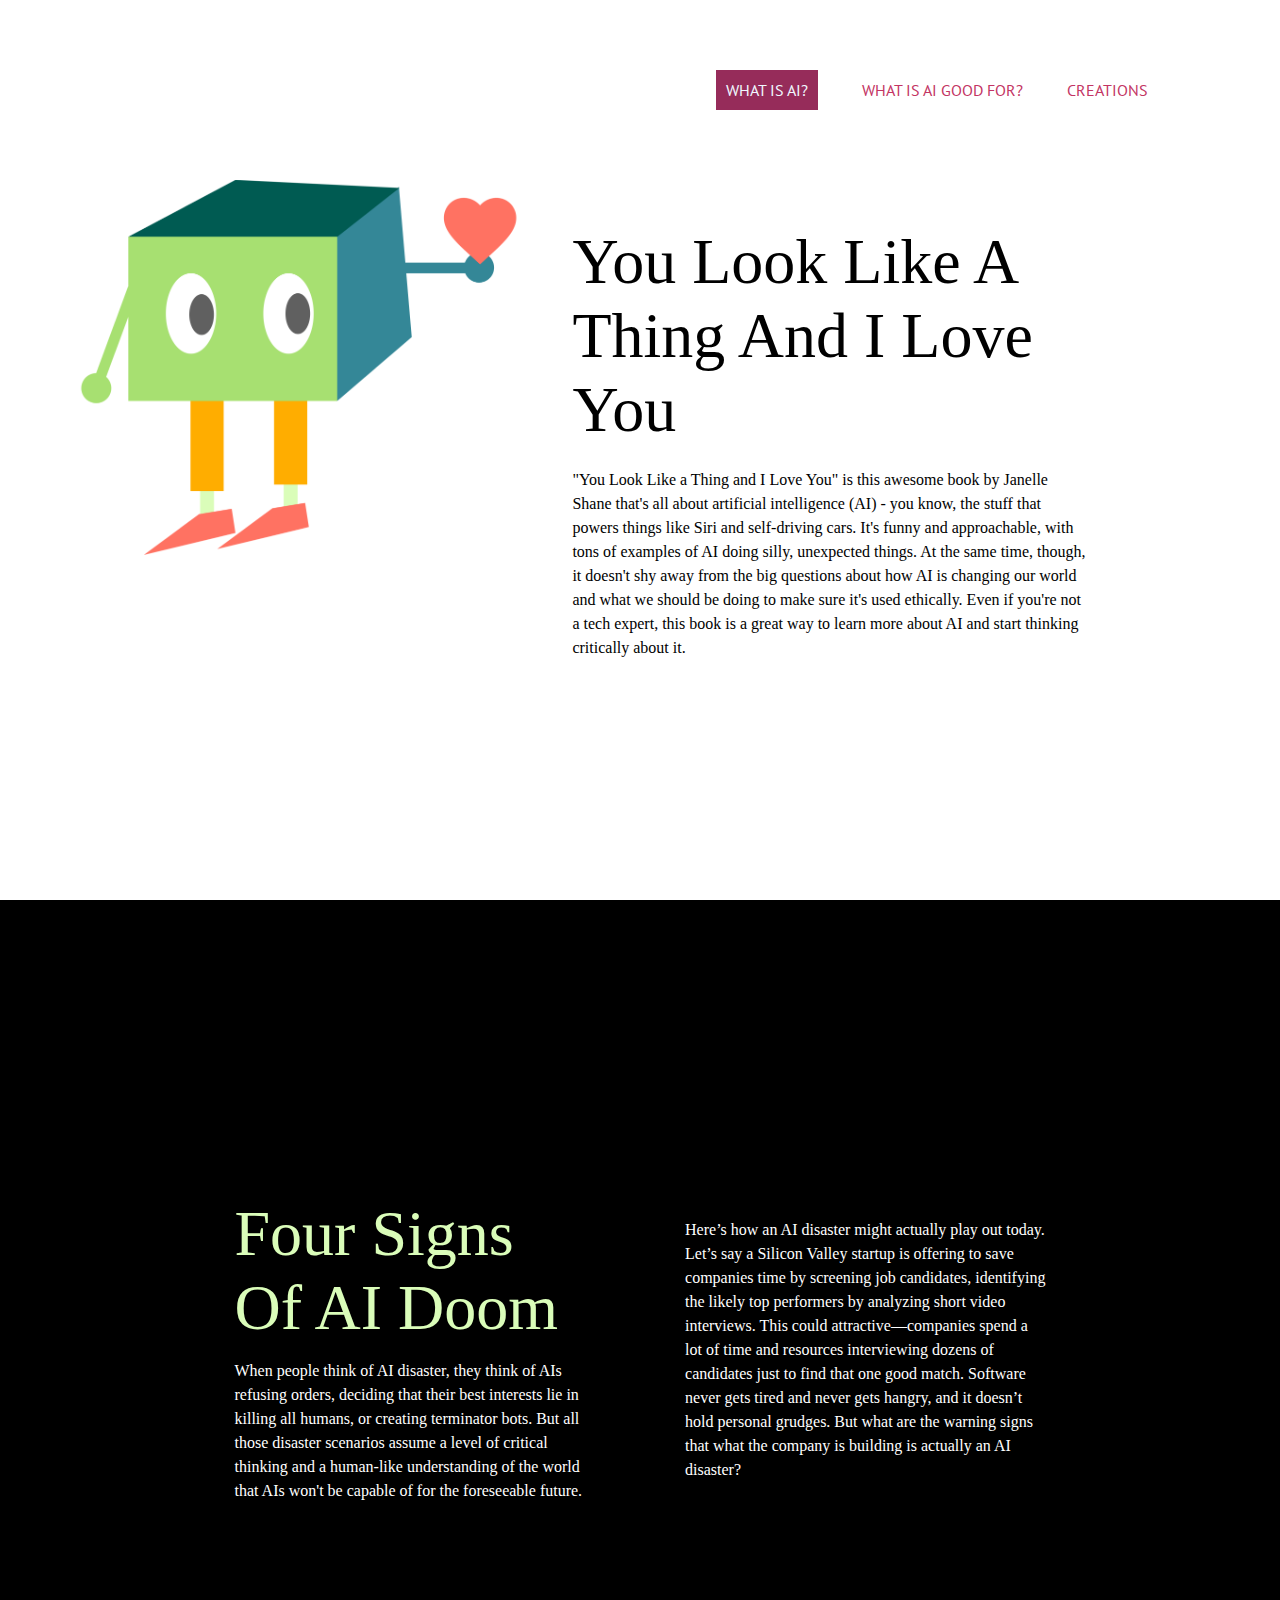
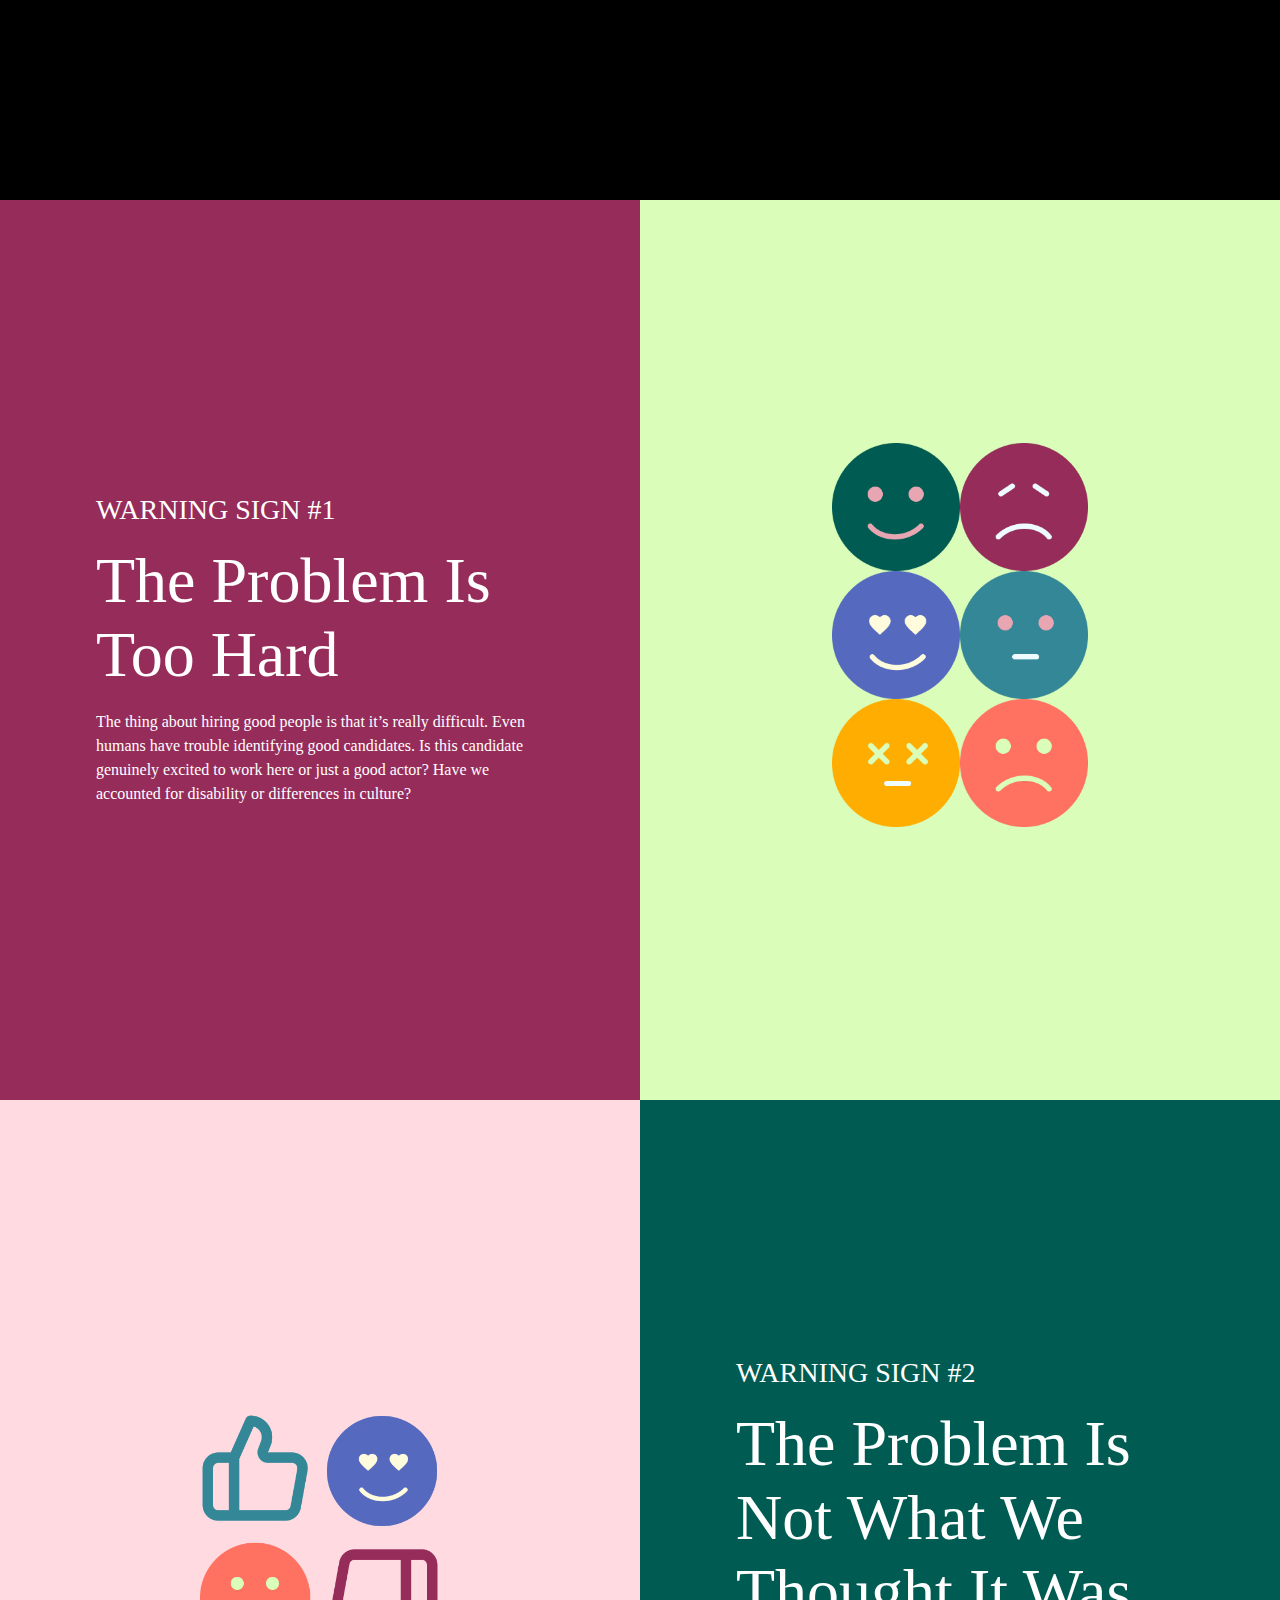
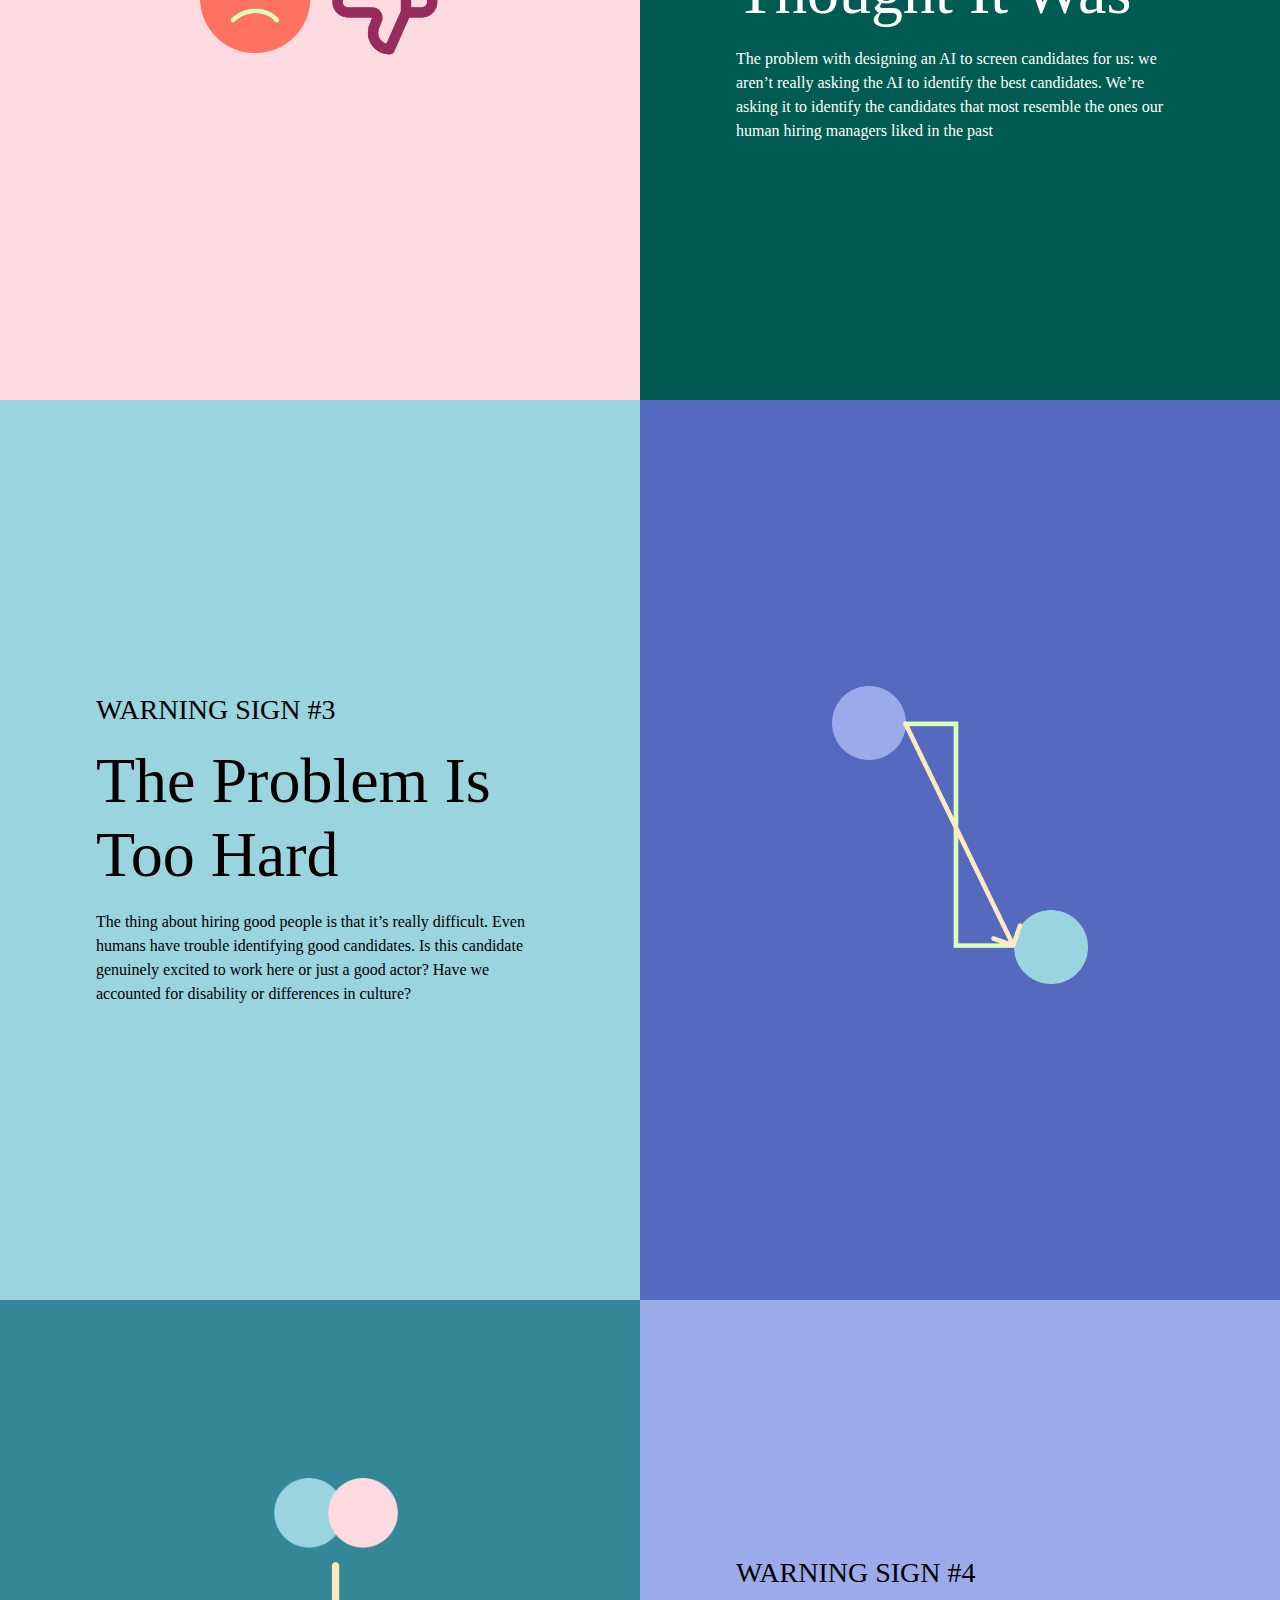
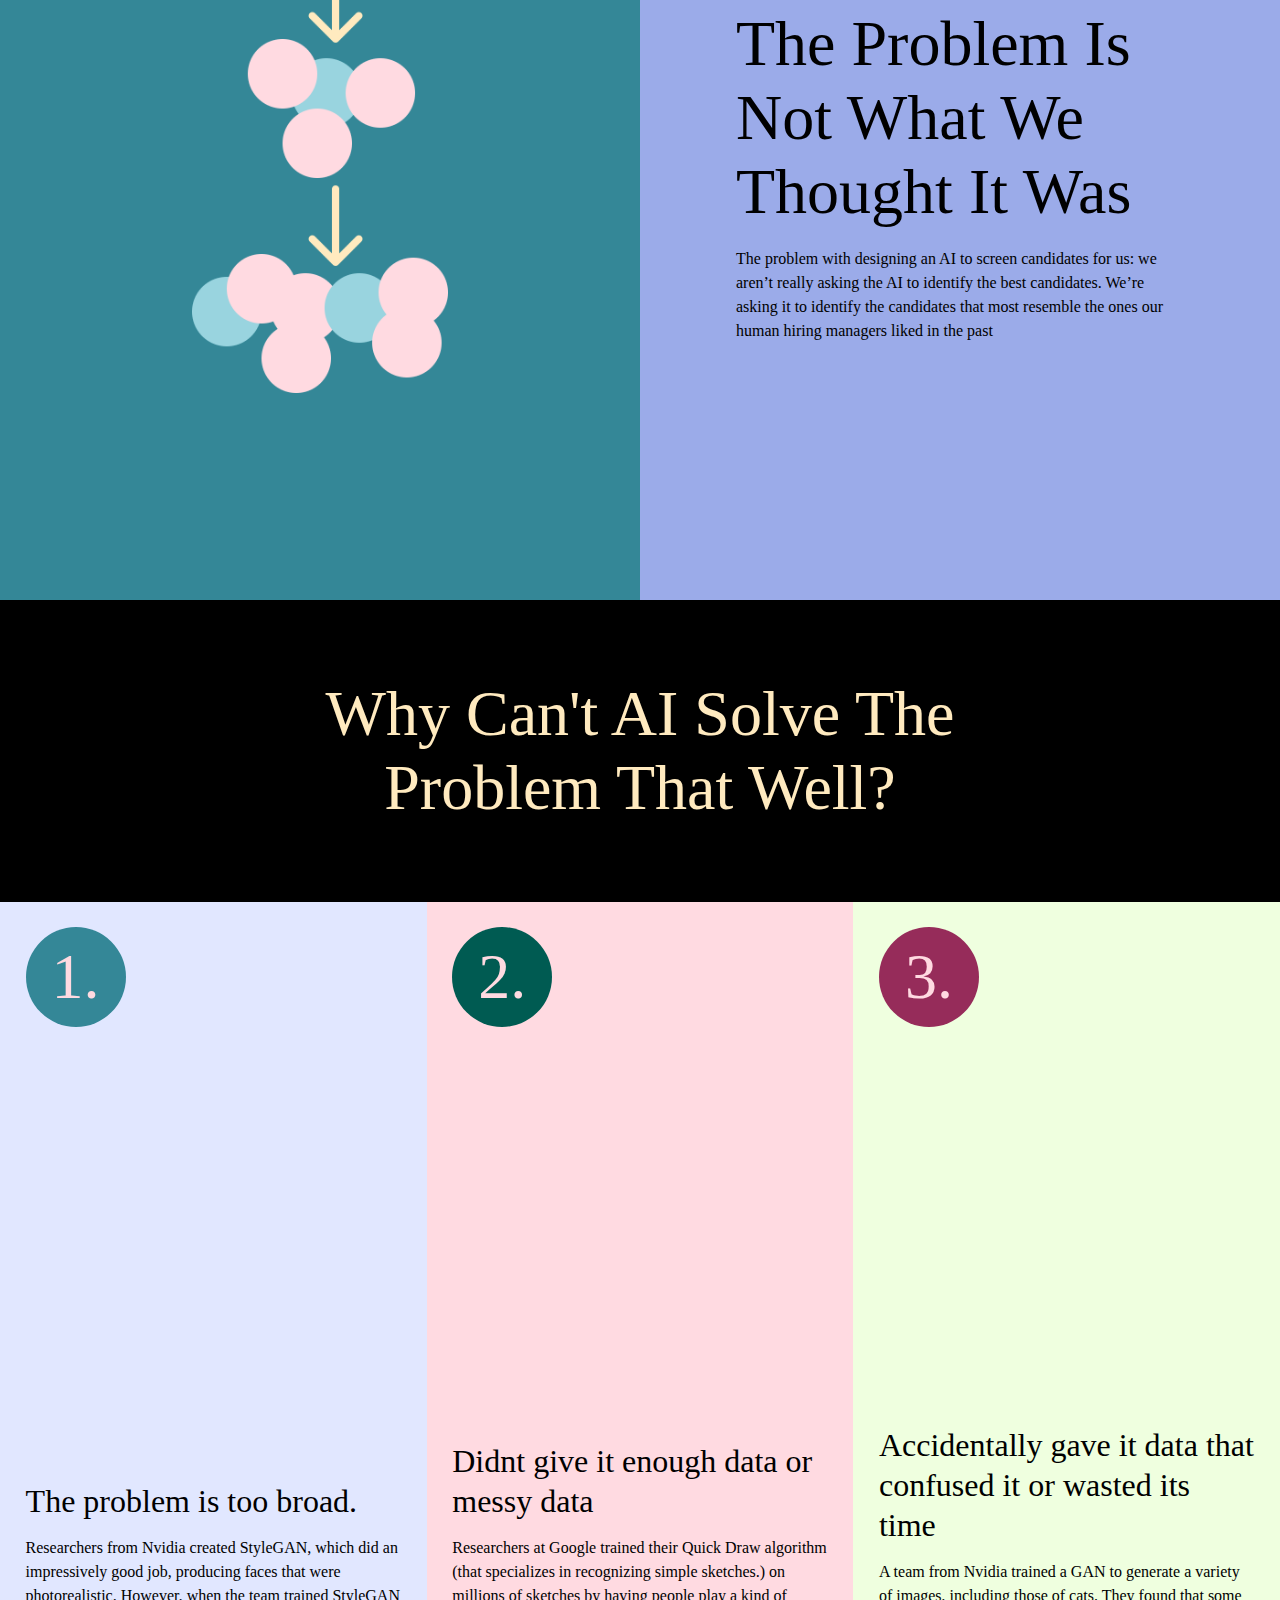
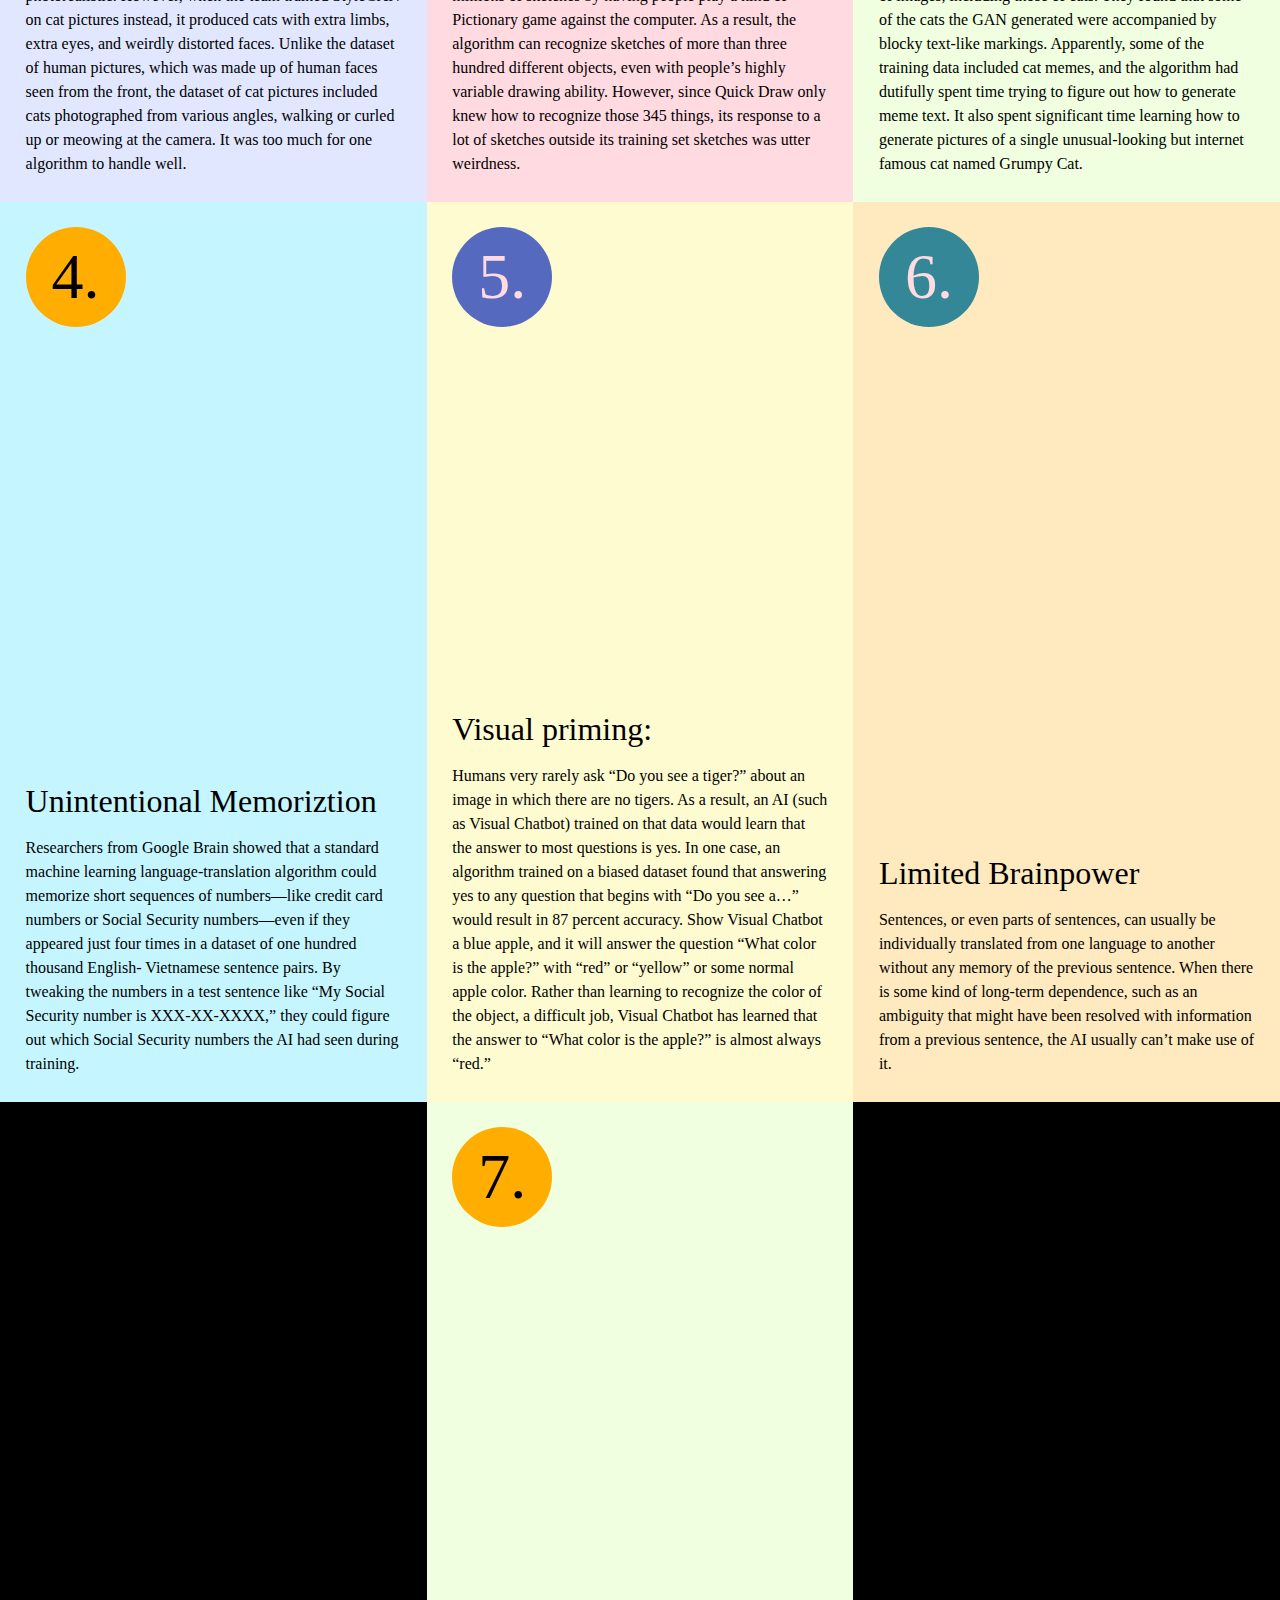
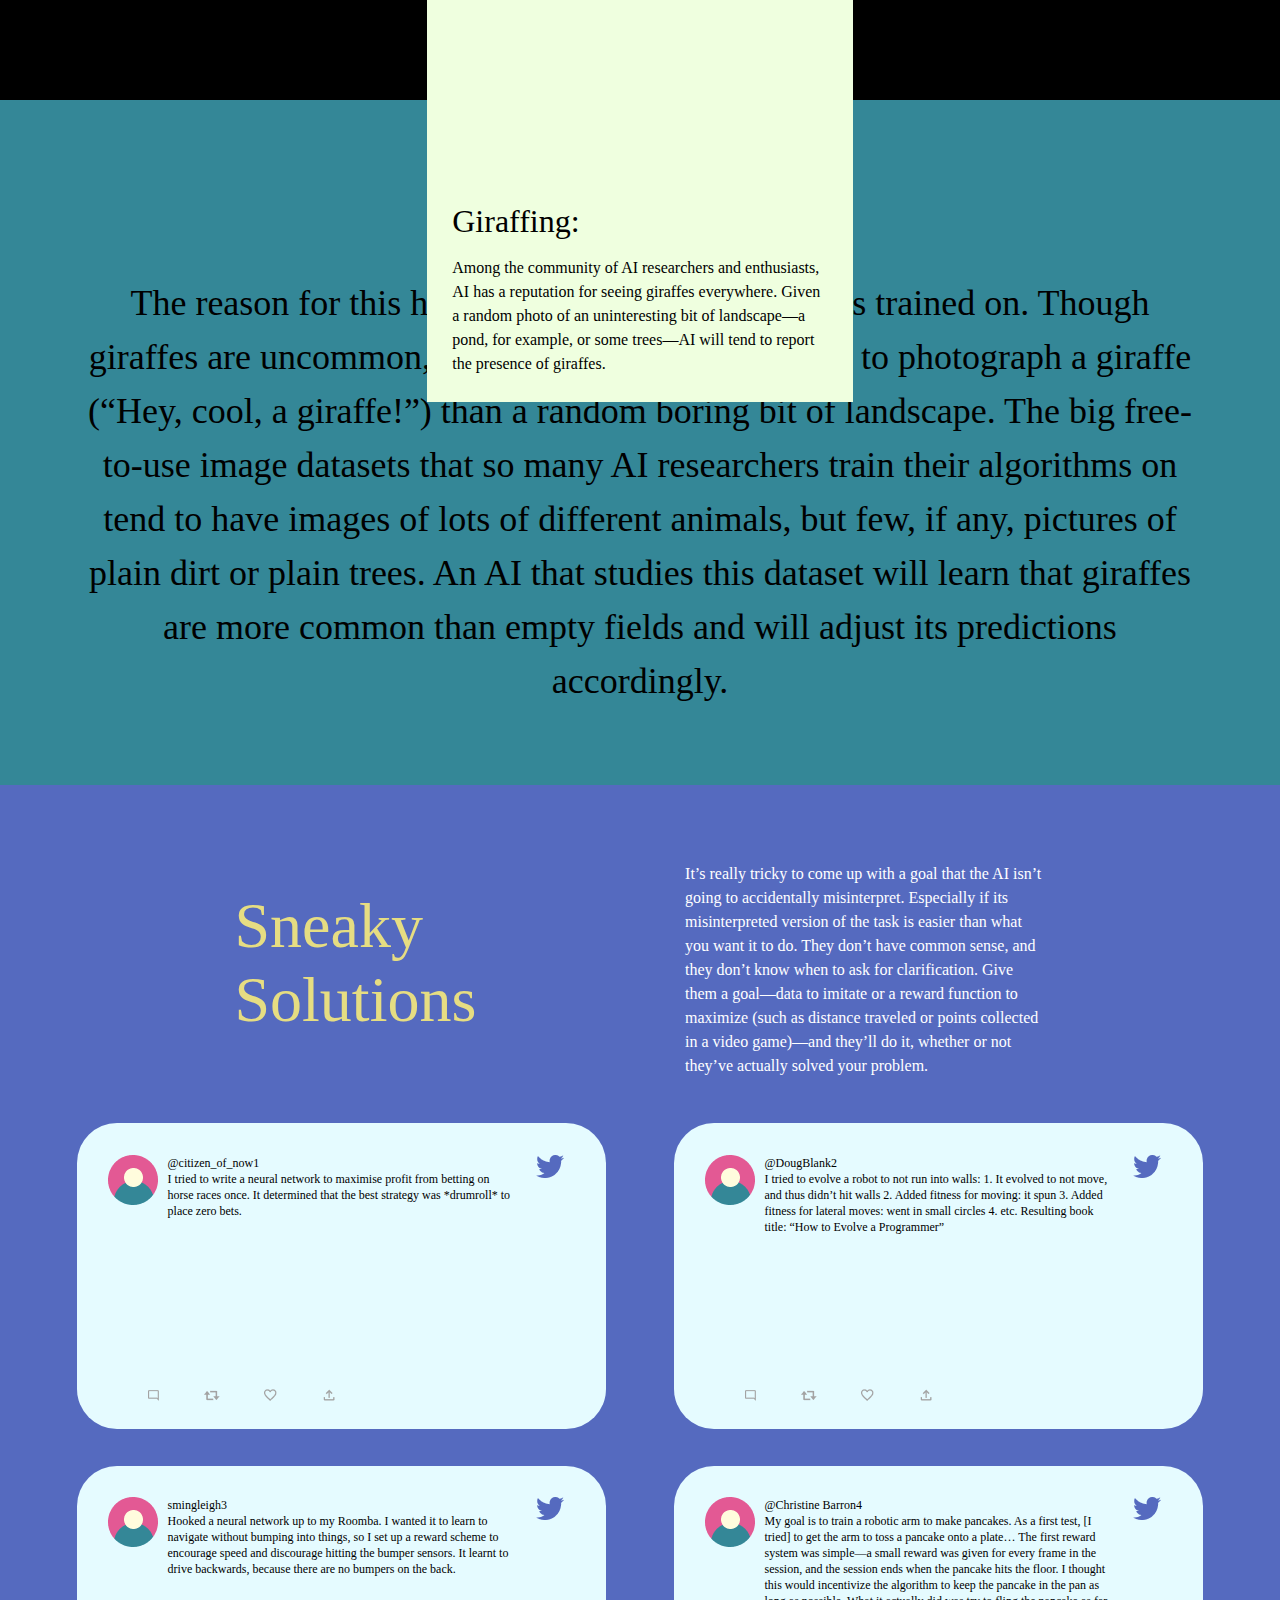
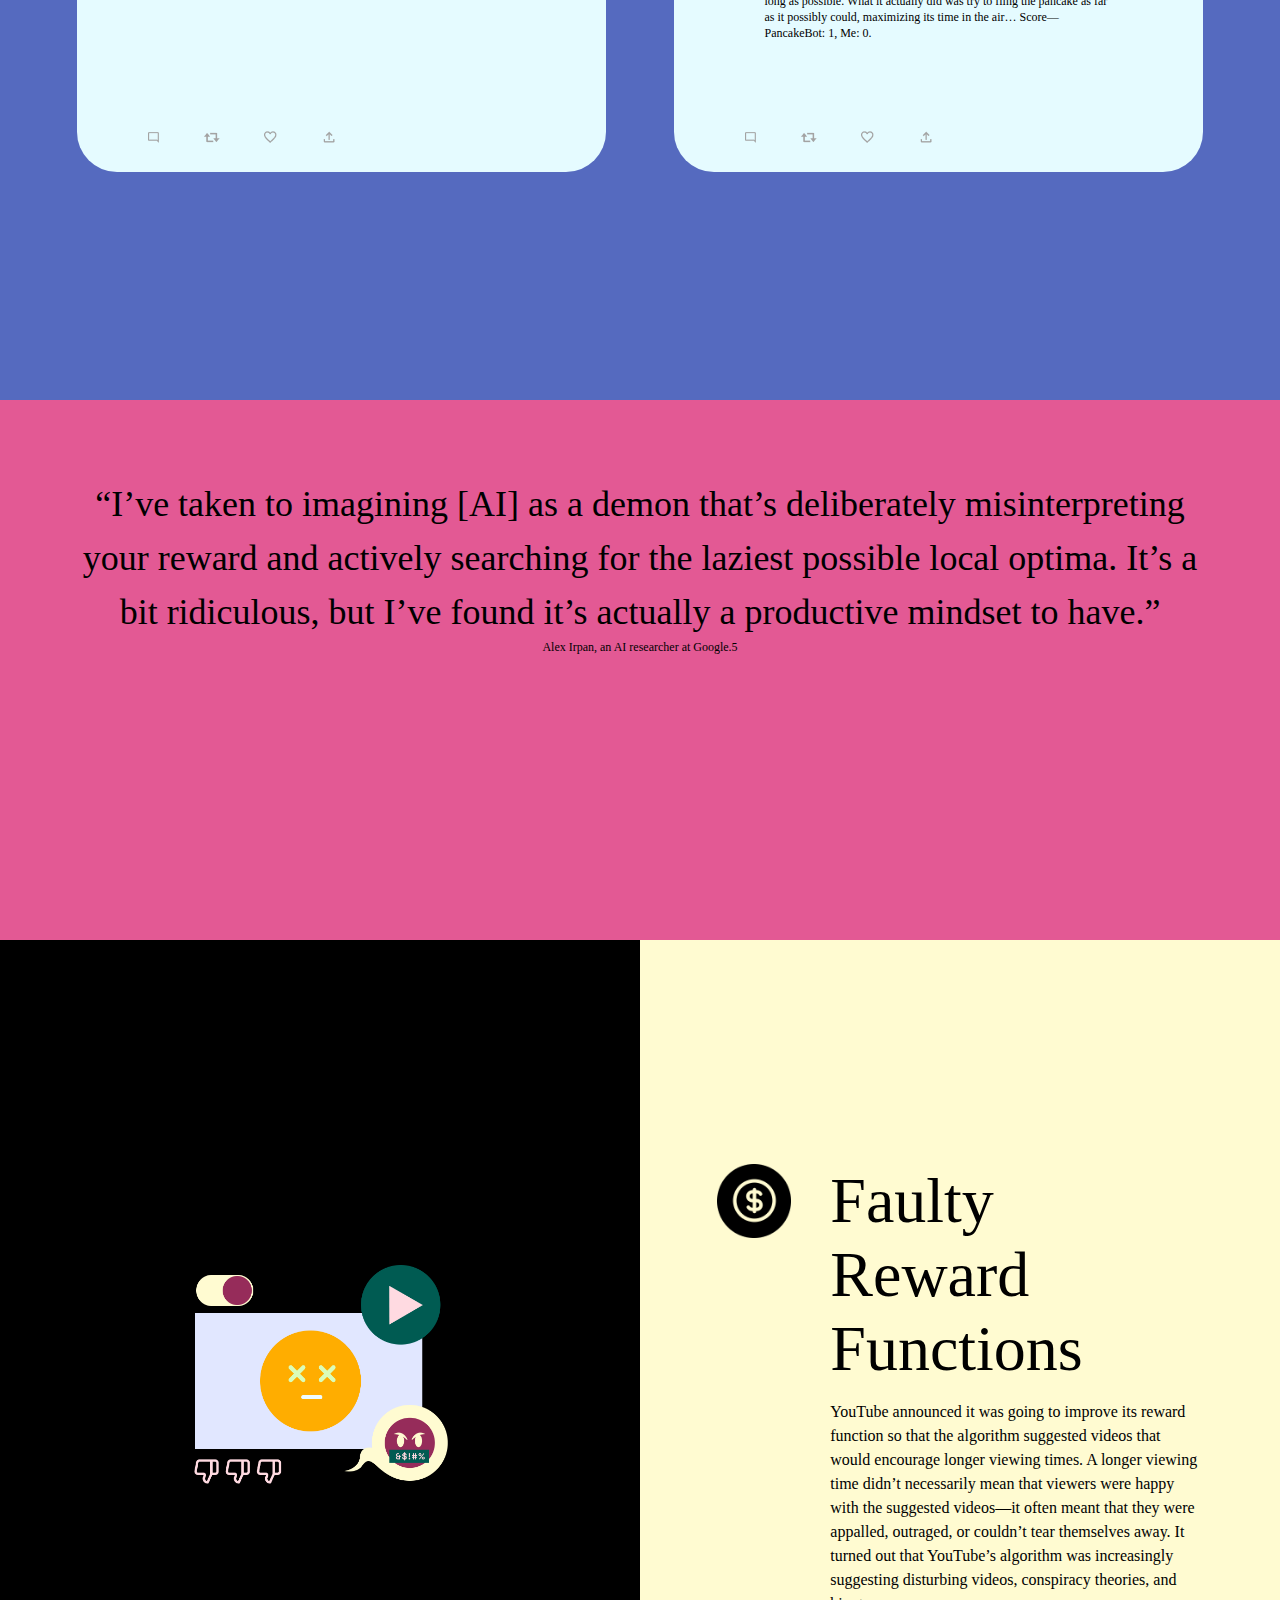
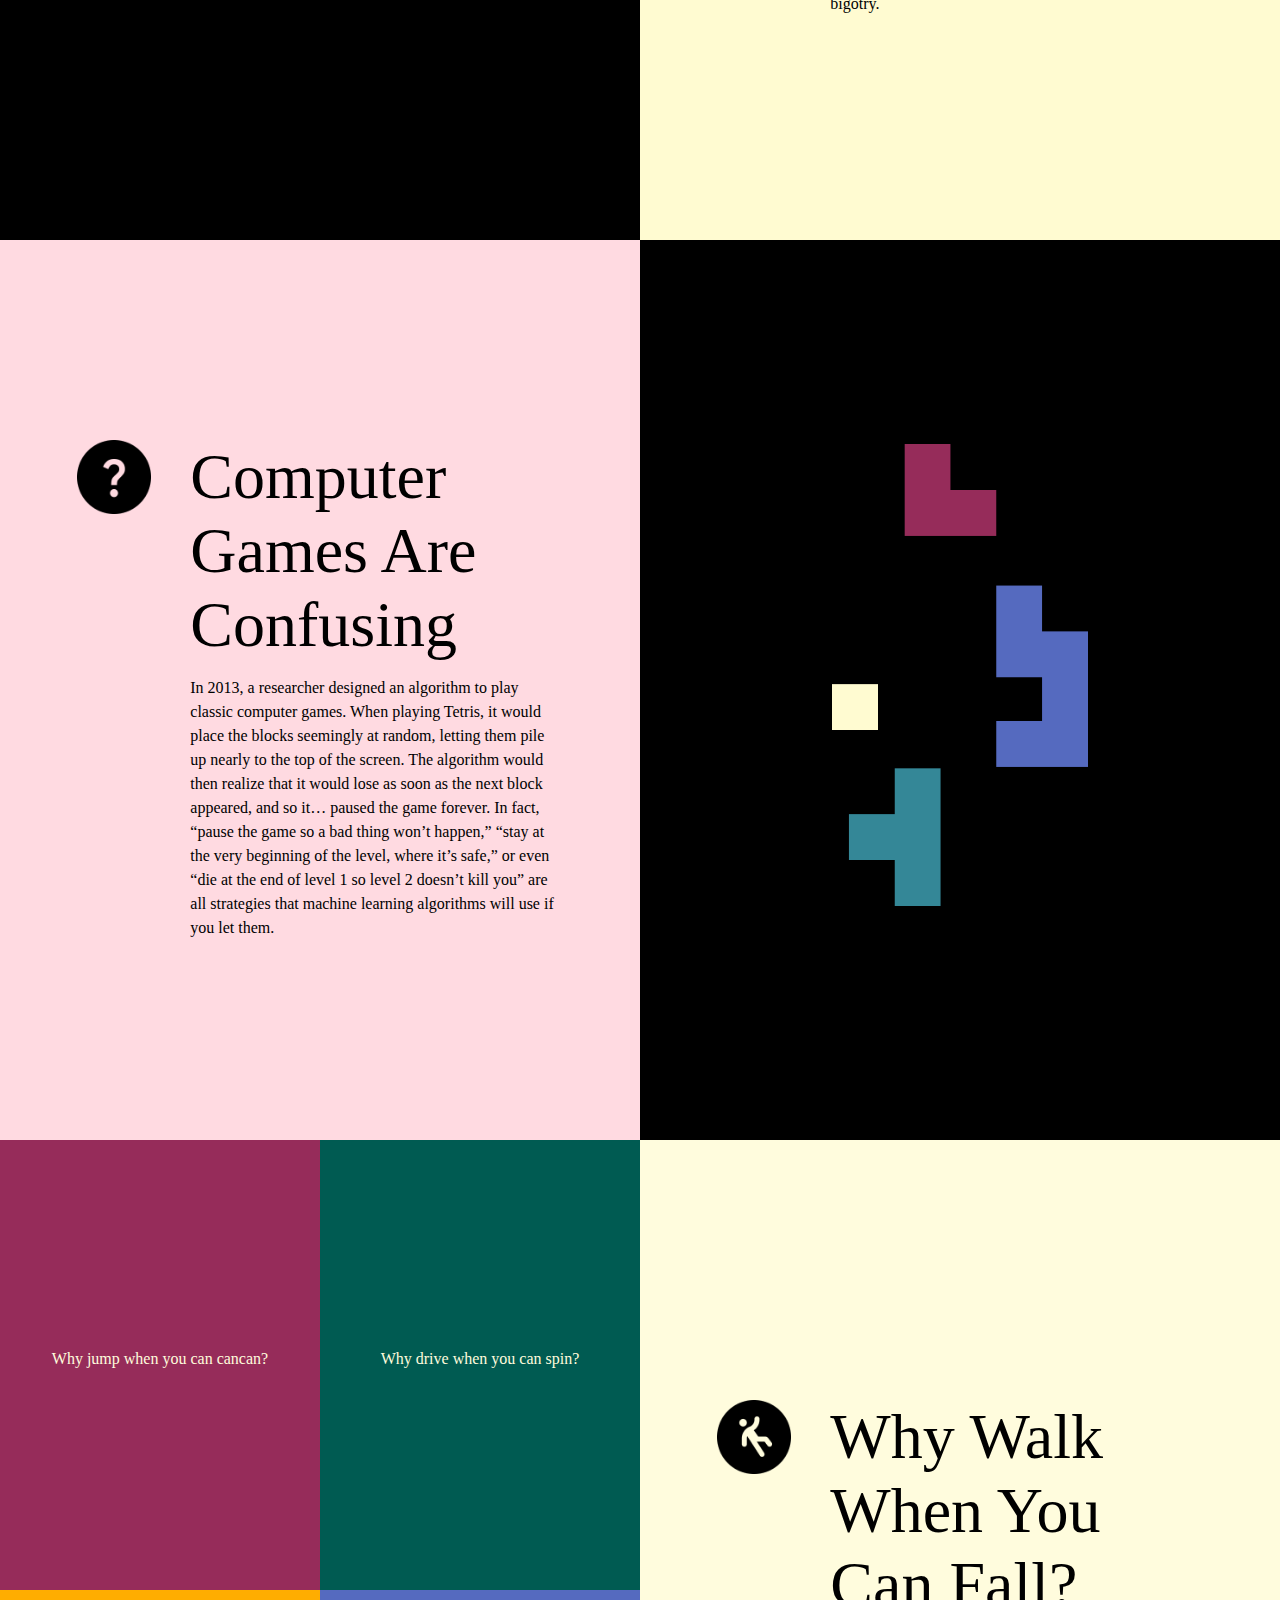
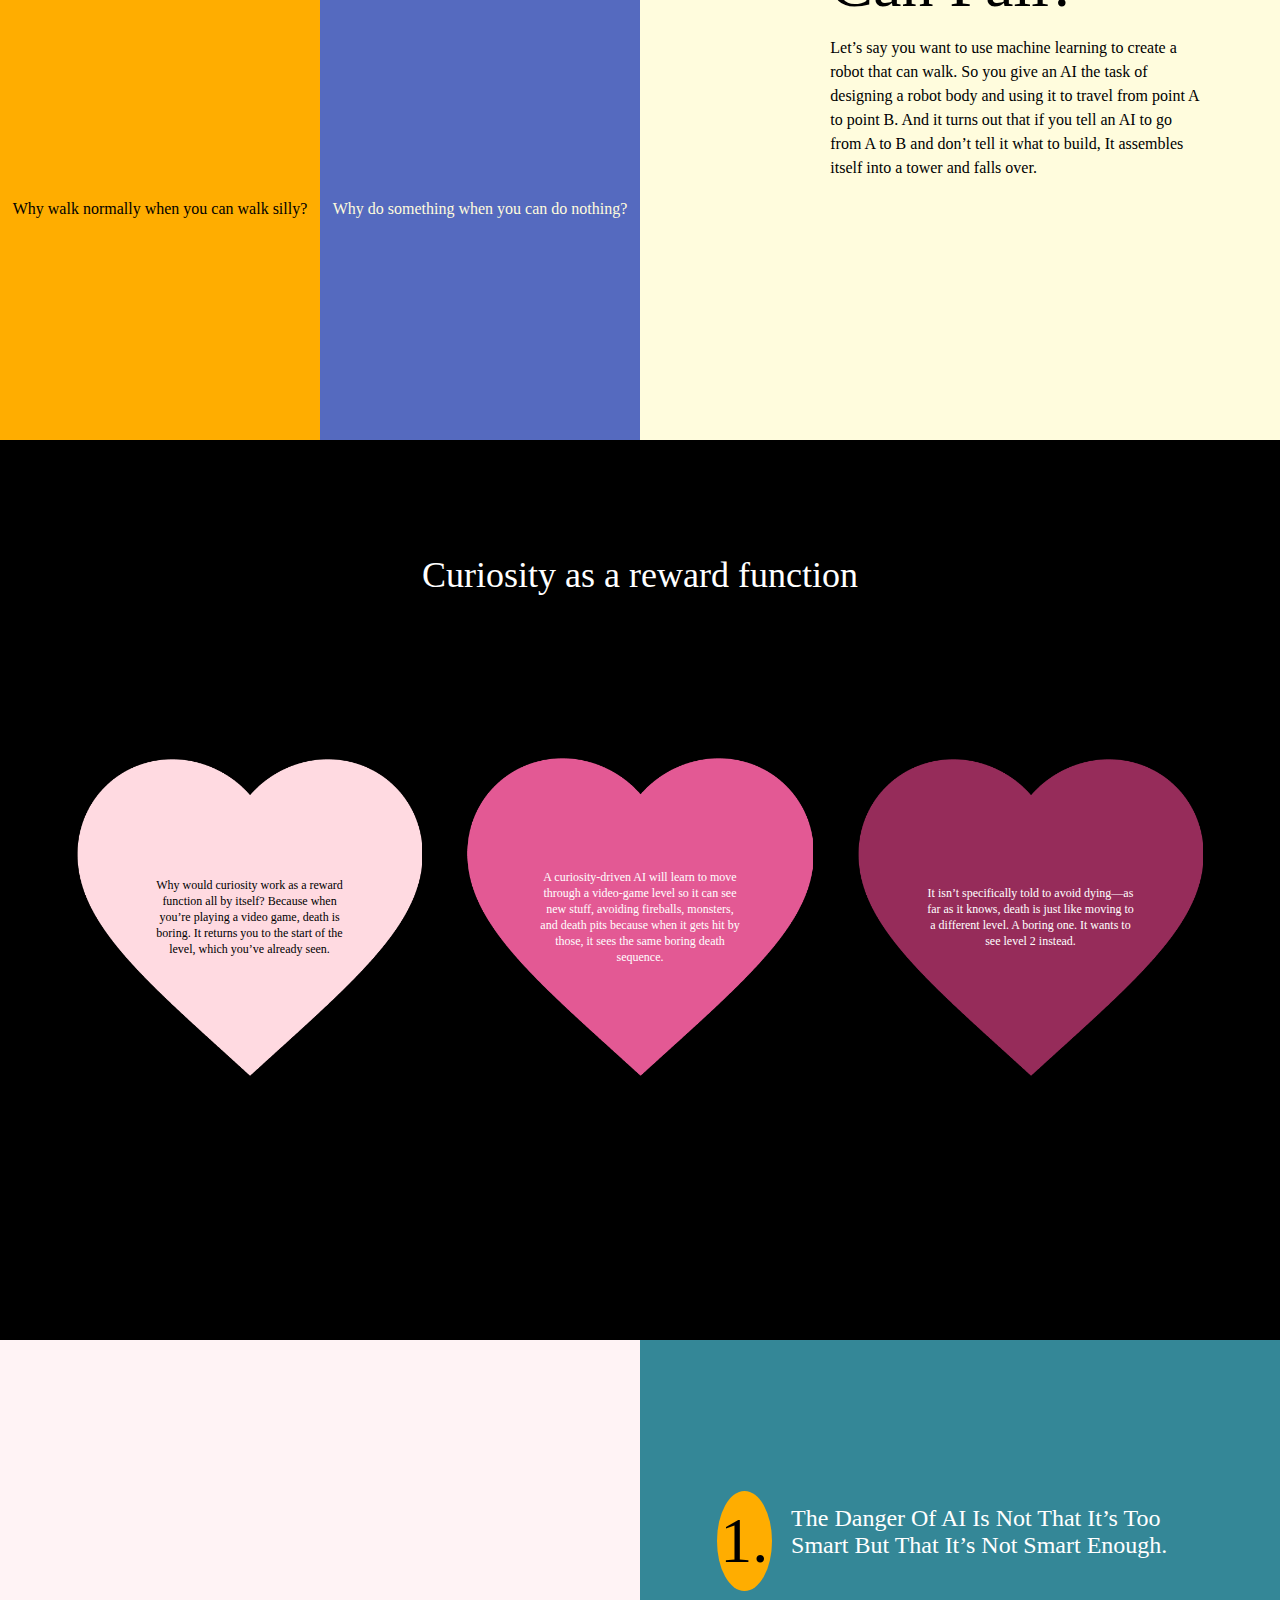
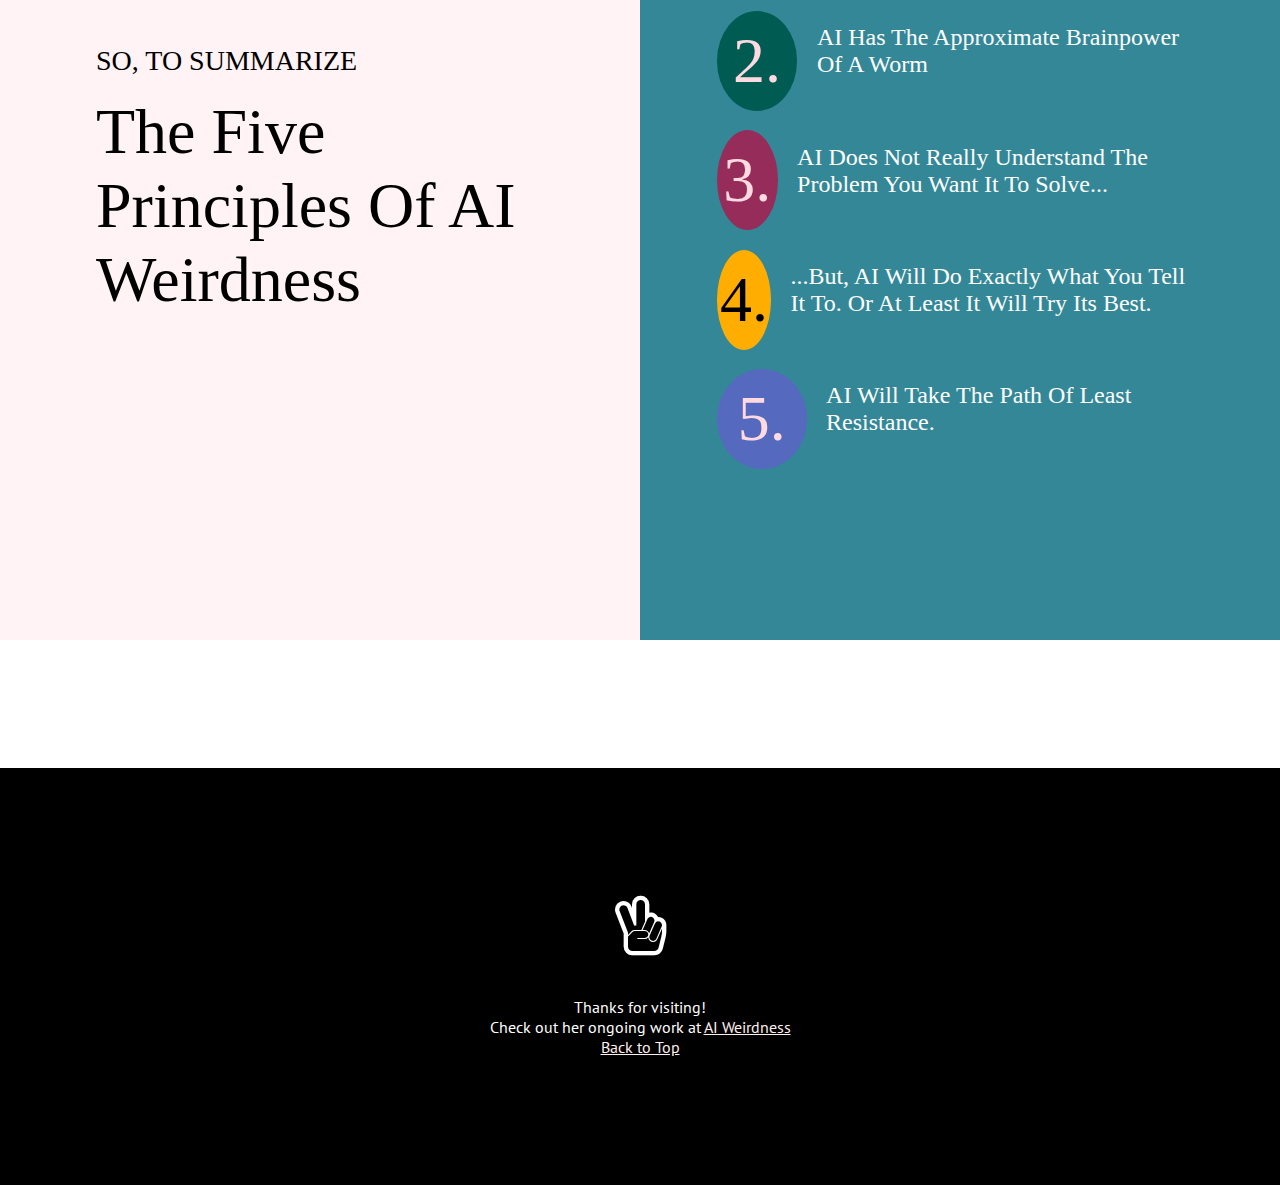
<file: index.html>
<!DOCTYPE html>
<html lang="en">
<head>
  <meta charset="UTF-8">

  <meta name="viewport" content="width=device-width, initial-scale=1.0">

  <!-- connects to the stylesheets -->
  <link rel="stylesheet" href="css/reset.css">
  <link rel="stylesheet" href="css/style.css">
  <link rel="stylesheet" href="css/transitions.css">

  <!-- connect to a local font -->
  <link href="fonts/Verona-Regular Regular.otf" rel="stylesheet">
  <link href="fonts/SpaceGrotesk-Bold.ttf" rel="stylesheet">
  <link href="fonts/SpaceGrotesk-Light.ttf" rel="stylesheet">
  <link href="fonts/SpaceGrotesk-Medium.ttf" rel="stylesheet">
  <link href="fonts/SpaceGrotesk-Regular.ttf" rel="stylesheet">
  <link href="fonts/SpaceGrotesk-SemiBold.ttf" rel="stylesheet">


  
  <link rel="preconnect" href="https://fonts.googleapis.com">
  <link rel="preconnect" href="https://fonts.gstatic.com" crossorigin>
  <link href="https://fonts.googleapis.com/css2?family=PT+Sans&display=swap" rel="stylesheet">
  <!-- connect to a Font Aweseom font -->
  <link rel="stylesheet" href="https://cdnjs.cloudflare.com/ajax/libs/font-awesome/4.7.0/css/font-awesome.min.css">
  <!-- connect to a favicon -->
  <link rel="icon" type="image/x-icon" href="images/favicon1.png">


  <title>You Look Like A Thing And I Love You</title>
</head>

<body>
  <!-- <div class="transition transition-1 is-active"></div> -->
  <a class="skip" href="#main">Skip to Main Content</a>

  <header>
    <nav>
        <ul>
          <li><a class = "transit current" href="index.html">What is AI?</a></li>
          <li><a class="transit" href="whatisAI.html">What is AI good for?</a></li>
          <li><a class="transit" href="creations.html">Creations</a></li>
        </ul>
    </nav>
  </header>

  <main id="main">

  <!-- Section 1-->

  <div class="section-1">
    <div class="img-div">
      <img src="images/AIimage.png" alt="Illustration of a cute AI robot">
    </div>

    <div class="flex-container">
      <h1>You Look Like A Thing And I Love You</h1>
      <p class="title-subheading">"You Look Like a Thing and I Love You" is this awesome book by Janelle Shane that's all about artificial intelligence (AI) - you know, the stuff that powers things like Siri and self-driving cars. It's funny and approachable, with tons of examples of AI doing silly, unexpected things. At the same time, though, it doesn't shy away from the big questions about how AI is changing our world and what we should be doing to make sure it's used ethically. Even if you're not a tech expert, this book is a great way to learn more about AI and start thinking critically about it.</p>
    </div>
  </div>

  <!-- Section 2-->

  <div class="section-2">
    <div class="flex-container-large">
      <div class="flex-container-small">
        <h1>Four Signs of AI Doom</h1>
        <p class="title-subheading">When people think of AI disaster, they think of AIs refusing orders,       deciding that their best interests lie in killing all humans, or creating terminator bots. But all those disaster scenarios assume a level of critical        thinking and a human-like understanding of the world that AIs won't be capable of for the foreseeable future.</p>
      </div>
      <div class="flex-container-small">
      <p class="body-medium">Here’s how an AI disaster might actually play out today.

        Let’s say a Silicon Valley startup is offering to save companies time by screening job candidates, identifying the likely top performers by analyzing
        short video interviews. This could attractive—companies spend a lot of time and resources interviewing dozens of candidates just to find that one good match. Software never gets tired and never gets hangry, and it doesn’t hold personal grudges.

        But what are the warning signs that what the
        company is building is actually an AI disaster?
      </p>
      </div>
  </div>
</div>

<!-- Section 3-->

  <div class="section-3 split-section">

    <div class="text-section">
      <div class="flex-container-column">
        <p class="title-large">WARNING SIGN #1</p>
        <h1>The Problem Is Too Hard</h1>
        <p class="title-subheading">The thing about hiring good people is that it’s really difficult. Even humans
          have trouble identifying good candidates. Is this candidate genuinely excited to work here or just a good actor? Have we accounted for disability or differences in culture?</p>
      </div>
    </div>

    <div class="image-section">
      <div class="img-div">
        <img src="images/WARNING-SIGN-1.png" alt="Image of 6 colorful smiley faces">
      </div>
    </div>

  </div>

<!-- Section 4-->

  <div class="section-4 split-section">

    <div class="image-section">
      <div class="img-div">
        <img src="images/WARNING-SIGN-2.png" alt="Image of 2 smiley faces and a thumbs up and thumbs down icon">
      </div>
    </div>

    <div class="text-section">
      <div class="flex-container-column">
        <p class="title-large">WARNING SIGN #2</p>
        <h1>The Problem Is Not What We Thought It Was</h1>
        <p class="title-subheading">The problem with designing an AI to screen candidates for us: we aren’t
          really asking the AI to identify the best candidates. We’re asking it to identify the candidates that most resemble the ones our human hiring
          managers liked in the past</p>
      </div>
    </div>

  </div>

<!-- Section 5-->

<div class="section-5 split-section">

  <div class="text-section">
    <div class="flex-container-column">
      <p class="title-large">WARNING SIGN #3</p>
      <h1>The Problem Is Too Hard</h1>
      <p class="title-subheading">The thing about hiring good people is that it’s really difficult. Even humans
        have trouble identifying good candidates. Is this candidate genuinely excited to work here or just a good actor? Have we accounted for disability or differences in culture?</p>
    </div>
  </div>

  <div class="image-section">
    <div class="img-div">
      <img src="images/WARNING-SIGN-3.png" alt="Image of two circles being connected by arrows">
    </div>
  </div>

</div>

  <!-- Section 6-->

  <div class="section-6 split-section">

    <div class="image-section">
      <div class="img-div">
        <img src="images/WARNING-SIGN-4.png" alt="Image of increasing number of pink circles among blue circles">
      </div>
    </div>

    <div class="text-section">
      <div class="flex-container-column">
        <p class="title-large">WARNING SIGN #4</p>
        <h1>The Problem Is Not What We Thought It Was</h1>
        <p class="title-subheading">The problem with designing an AI to screen candidates for us: we aren’t
          really asking the AI to identify the best candidates. We’re asking it to identify the candidates that most resemble the ones our human hiring
          managers liked in the past</p>
      </div>
    </div>

  </div>

  <!-- PARENT DIV-->
  <div class="parent-div">

  <!-- Section 7-->

  <div class="section-7">

    <h1>Why can't AI solve the problem that well?</h1>

    <div class="three-column-grid">

      <!-- card 1-->
      <div class="card" id="card-1">
        <div class="circle" id="card-circle-1">
          <p>1.</p>
        </div>

        <div>
          <p class="headline-large">The problem is too broad.</p>
          <p class="body-medium">Researchers from Nvidia created StyleGAN, which did an
            impressively good job, producing faces that were photorealistic. However, when the team trained StyleGAN on cat pictures
            instead, it produced cats with extra limbs, extra eyes, and weirdly distorted
            faces. Unlike the dataset of human pictures, which was made up of human
            faces seen from the front, the dataset of cat pictures included cats
            photographed from various angles, walking or curled up or meowing at the
            camera. It was too much for one
            algorithm to handle well.</p>
        </div>
      </div>

      <!-- card 2-->
      <div class="card" id="card-2">
        <div class="circle" id="card-circle-2">
          <p>2.</p>
        </div>

        <div>
          <p class="headline-large">Didnt give it enough data or messy data</p>
          <p class="body-medium">Researchers at Google trained their Quick Draw algorithm (that specializes in recognizing simple sketches.) on millions of
            sketches by having people play a kind of Pictionary game against the
            computer. As a result, the algorithm can recognize sketches of more than
            three hundred different objects, even with people’s highly variable drawing
            ability. However, since Quick Draw only knew how to recognize those 345 things,
            its response to a lot of sketches outside its training set sketches was utter weirdness.</p>
        </div>

      </div>

      <!-- card 3-->
      <div class="card" id="card-3">
        <div class="circle" id="card-circle-3">
          <p>3.</p>
        </div>

        <div>
          <p class="headline-large">Accidentally gave it data that confused it or wasted its time</p>
          <p class="body-medium">A team from Nvidia trained a GAN to generate a variety of
            images, including those of cats. They found that some of the cats the GAN
            generated were accompanied by blocky text-like markings. Apparently,
            some of the training data included cat memes, and the algorithm had
            dutifully spent time trying to figure out how to generate meme text. It also spent significant time
            learning how to generate pictures of a single unusual-looking but internet famous
            cat named Grumpy Cat.</p>
        </div>

      </div>
      
      <!-- card 4-->
      <div class="card" id="card-4">
        <div class="circle" id="card-circle-4">
          <p class="no-4">4.</p>
        </div>

        <div>
          <p class="headline-large">Unintentional Memoriztion</p>
          <p class="body-medium">Researchers from Google Brain showed that a standard machine
            learning language-translation algorithm could memorize short sequences of
            numbers—like credit card numbers or Social Security numbers—even if
            they appeared just four times in a dataset of one hundred thousand English-
            Vietnamese sentence pairs.
            
            By tweaking the numbers in a test sentence like “My Social
            Security number is XXX-XX-XXXX,” they could figure out which Social
            Security numbers the AI had seen during training. </p>
        </div>

      </div>      

      <!-- card 5-->
      <div class="card" id="card-5">
        <div class="circle" id="card-circle-5">
          <p>5.</p>
        </div>

        <div>
          <p class="headline-large">Visual priming:</p>
          <p class="body-medium">Humans very rarely ask “Do you see a tiger?” about an image in which there are no tigers. As a
            result, an AI (such as Visual Chatbot) trained on that data would learn that the answer to most
            questions is yes. In one case, an algorithm trained on a biased dataset found
            that answering yes to any question that begins with “Do you see a…” would
            result in 87 percent accuracy. 
            
            Show Visual Chatbot a blue apple, and it will answer the question
            “What color is the apple?” with “red” or “yellow” or some normal apple
            color. Rather than learning to recognize the color of the object, a difficult
            job, Visual Chatbot has learned that the answer to “What color is the
            apple?” is almost always “red.” </p>
        </div>

      </div>

      <!-- card 6-->
      <div class="card" id="card-6">
        <div class="circle" id="card-circle-6">
          <p>6.</p>
        </div>

        <div>
          <p class="headline-large">Limited Brainpower</p>
          <p class="body-medium">Sentences, or even parts of sentences, can usually be individually translated from one
            language to another without any memory of the previous sentence. When
            there is some kind of long-term dependence, such as an ambiguity that
            might have been resolved with information from a previous sentence, the
            AI usually can’t make use of it.</p>
        </div>

      </div>

      <!-- card 7-->
      <div class="card centered" id="card-7">
        <div class="circle" id="card-circle-7">
          <p class="no-7">7.</p>
        </div>

        <div>
          <p class="headline-large">Giraffing:</p>
          <p class="body-medium">Among the community of AI researchers and enthusiasts, AI has a reputation for seeing giraffes everywhere. Given a random photo of an
            uninteresting bit of landscape—a pond, for example, or some trees—AI will
            tend to report the presence of giraffes.</p>
        </div>
      </div>

    </div> <!-- 3 column grid end-->
  </div> <!-- Section 7 end-->

  <!-- section 8-->

<div class="section-8">
    <h3>Giraffing: Why does it happen?</h3>
  <div class="fifty">
    <p class="display-small">
        The reason for this has to do with the data the AI is trained on. Though
        giraffes are uncommon, people are much more likely to photograph a
        giraffe (“Hey, cool, a giraffe!”) than a random boring bit of landscape. The big free-to-use image datasets that so many AI researchers train their
        algorithms on tend to have images of lots of different animals, but few, if
        any, pictures of plain dirt or plain trees. An AI that studies this dataset will
        learn that giraffes are more common than empty fields and will adjust its
        predictions accordingly.
    </p>
  </div>

</div> <!-- Section 8 end-->

</div> <!-- PARENT DIV END -->

  <!-- section 9-->

  <div class="section-9">

  <div class="flex-container-large">

    <div class="flex-container-small">
      <h1 id="section-9-h1">Sneaky Solutions</h1>
    </div>

    <div class="flex-container-small">
      <p id="section-9-text" class="body-medium">
        It’s really tricky to come up with a goal that the AI isn’t going to
        accidentally misinterpret. Especially if its misinterpreted version of the task
        is easier than what you want it to do.

        They don’t have
        common sense, and they don’t know when to ask for clarification. Give
        them a goal—data to imitate or a reward function to maximize (such as
        distance traveled or points collected in a video game)—and they’ll do it,
        whether or not they’ve actually solved your problem.
      </p>
    </div>

  </div>

  <div class="twitter-grid">

    <!-- Twitter card #1 -->

    <div class="twitter-card">
      <div class="grid-row">
          <div>
            <img src="images/profile_pic.png" alt="Image of a generic default user profile picture">
          </div>

          <div class="twitter-flex">
            <p class="label-small">@citizen_of_now1</p>
            <p class="body-small">I tried to write a neural network to maximise profit from betting on horse races once. It determined that the best strategy was *drumroll* to place zero bets.
            </p>

          </div>

          <div>
            <img src="images/twitter_icon.png" alt="Twitter icon">
          </div>
      </div>

        <div class="icons-div">
          <img src="images/twitter_bottom_icons.png" alt="A row of Twitter icons used for reposting, saving, etc">
        </div>

    </div>

    <!-- Twitter card #2 -->

    <div class="twitter-card">
      <div class="grid-row">
          <div>
            <img src="images/profile_pic.png" alt="Image of a generic default user profile picture">
          </div>

          <div class="twitter-flex">
            <p class="label-small">@DougBlank2</p>
            <p class="body-small">I tried to evolve a robot to not run into walls:
              1. It evolved to not move, and thus didn’t hit walls
              2. Added fitness for moving: it spun
              3. Added fitness for lateral moves: went in small circles
              4. etc.
              Resulting book title: “How to Evolve a Programmer”
            </p>

          </div>

          <div>
            <img src="images/twitter_icon.png" alt="Twitter icon">
          </div>
      </div>

        <div class="icons-div">
          <img src="images/twitter_bottom_icons.png" alt="A row of Twitter icons used for reposting, saving, etc">
        </div>

    </div>
    
    <!-- Twitter card #3 -->

    <div class="twitter-card">
      <div class="grid-row">
          <div>
            <img src="images/profile_pic.png" alt="Image of a generic default user profile picture">
          </div>

          <div class="twitter-flex">
            <p class="label-small">smingleigh3</p>
            <p class="body-small">Hooked a neural network up to my Roomba. I wanted it to learn to
              navigate without bumping into things, so I set up a reward scheme to
              encourage speed and discourage hitting the bumper sensors. It learnt
              to drive backwards, because there are no bumpers on the back.
              
            </p>

          </div>

          <div>
            <img src="images/twitter_icon.png" alt="Twitter icon">
          </div>
      </div>

        <div class="icons-div">
          <img src="images/twitter_bottom_icons.png" alt="A row of Twitter icons used for reposting, saving, etc">
        </div>

    </div>
    
    <!-- Twitter card #4 -->

    <div class="twitter-card">
      <div class="grid-row">
          <div>
            <img src="images/profile_pic.png" alt="Image of a generic default user profile picture">
          </div>

          <div class="twitter-flex">
            <p class="label-small">@Christine Barron4</p>
            <p class="body-small">My goal is to train a robotic arm to make pancakes. As a first test, [I
              tried] to get the arm to toss a pancake onto a plate… The first reward
              system was simple—a small reward was given for every frame in the
              session, and the session ends when the pancake hits the floor. I
              thought this would incentivize the algorithm to keep the pancake in
              the pan as long as possible. What it actually did was try to fling the
              pancake as far as it possibly could, maximizing its time in the air…
              Score—PancakeBot: 1, Me: 0.
              

          </div>

          <div>
            <img src="images/twitter_icon.png" alt="Twitter icon">
          </div>
      </div>

        <div class="icons-div">
          <img src="images/twitter_bottom_icons.png" alt="A row of Twitter icons used for reposting, saving, etc">
        </div>

    </div>    

  </div>
  </div> <!-- Section 9 end-->

  <!-- section 10-->

  <div class="section-10">
    <p class="display-small">
      “I’ve taken to imagining [AI] as a demon that’s deliberately
      misinterpreting your reward and actively searching for the laziest possible
      local optima. It’s a bit ridiculous, but I’ve found it’s actually a productive
      mindset to have.”
    </p>

    <p class="label-small">Alex Irpan, an AI researcher at Google.5</p>
  </div>

  <!-- section 11-->

  <div class="section-11 split-section">

    <div class="image-section">
      <div class="img-div">
        <img src="images/hateful-videos.png" alt="Image depicting hateful actions online">
      </div>
    </div>

    <div class="text-section">

      <div class="text-section-flex">

        <div>
          <img src="images/reward-icon.png" alt="icon of a coin">
        </div>
   
        <div class="flex-container-column">
          <h1>Faulty reward functions</h1>
          <p class="title-subheading">YouTube announced it was going to improve its reward function so that the algorithm suggested videos
            that would encourage longer viewing times.
            
            A longer viewing time didn’t necessarily mean that viewers
            were happy with the suggested videos—it often meant that they were appalled, outraged, or couldn’t tear themselves away. It turned out that YouTube’s algorithm was increasingly suggesting disturbing videos,
            conspiracy theories, and bigotry.</p>
        </div>

      </div>

    </div>

  </div>

  <!-- section 12-->

  <div class="section-12 split-section">

    <div class="text-section">

      <div class="text-section-flex">

        <div>
          <img src="images/question-icon.png" alt="icon of question mark">
        </div>

      <div class="flex-container-column">
        <h1>Computer games are confusing</h1>
        <p class="title-subheading">In 2013, a researcher designed an algorithm to play classic computer
          games. When playing Tetris, it would place the blocks seemingly at
          random, letting them pile up nearly to the top of the screen. The algorithm
          would then realize that it would lose as soon as the next block appeared,
          and so it… paused the game forever. In fact, “pause the game so a bad thing won’t happen,” “stay at the very
          beginning of the level, where it’s safe,” or even “die at the end of level 1 so
          level 2 doesn’t kill you” are all strategies that machine learning algorithms
          will use if you let them.</p>
      </div>
    </div>
  </div>

    <div class="image-section">
      <div class="img-div">
        <img src="images/tetris.png" alt="Image of tetris blocks">
      </div>
    </div>

  </div>

  <!-- section 13-->

  <div class="section-13 split-section">

    <div class="image-section">
      <div class="fails" id="fail-1"><p class="title-medium">Why jump when you can cancan?</p></div>
      <div class="fails" id="fail-2"><p class="title-medium">Why drive when you can spin?</p></div>
      <div class="fails" id="fail-3"><p class="title-medium">Why walk normally when you can walk silly?</p></div>
      <div class="fails" id="fail-4"><p class="title-medium">Why do something when you can do nothing?</p></div>
    </div>

    <div class="text-section">

      <div class="text-section-flex">

        <div>
          <img src="images/fall-icon.png" alt="Icon of a falling man">
        </div>

      <div class="flex-container-column">
        <h1>Why walk when you can fall?</h1>
        <p class="title-subheading">Let’s say you want to use machine learning to create a robot that can walk.
          So you give an AI the task of designing a robot body and using it to travel
         from point A to point B. And it turns out that if you tell an AI to go from A to
         B and don’t tell it what to build, It assembles itself into a tower and falls over.</p>
      </div>
    </div>
  </div>
  </div>

  <!-- section 14-->

  <div class="section-14">

  <p class="display-small">Curiosity as a reward function</p>
  <div class="grid-container-large">
    
    <div class="heart" id="heart-1">
      <p class="body-small">Why would curiosity work as a reward function all by itself? Because
        when you’re playing a video game, death is boring. It returns you to the
        start of the level, which you’ve already seen. </p>
    </div>

    <div class="heart" id="heart-2">
      <p class="body-small">A curiosity-driven AI will
        learn to move through a video-game level so it can see new stuff, avoiding
        fireballs, monsters, and death pits because when it gets hit by those, it sees
        the same boring death sequence.</p>
    </div>

    <div class="heart" id="heart-3">
      <p class="body-small"> It isn’t specifically told to avoid dying—as
        far as it knows, death is just like moving to a different level. A boring one.
        It wants to see level 2 instead.</p>
    </div>    
  </div>

  </div>
  
  <!-- section 15-->

  <div class="section-15 split-section">

    <div class="text-section">
      <div class="flex-container-column">
        <p class="title-large">SO, TO SUMMARIZE</p>
        <h1>The Five Principles of AI Weirdness</h1>
      </div>
    </div>

    <div class="image-section">
      <div class="list-section">
        <div class="item-row">

          <div class="circle" id="card-circle-1-sect15">
            <p>1.</p>
          </div>
          <p class="title-large">The danger of AI is not that it’s too smart but that it’s not smart
            enough.</p>

        </div>

        <div class="item-row">

          <div class="circle" id="card-circle-2-sect15">
            <p>2.</p>
          </div>
          <p class="title-large">AI has the approximate brainpower of a worm</p>

        </div>

        <div class="item-row">

          <div class="circle" id="card-circle-3-sect15">
            <p>3.</p>
          </div>
          <p class="title-large">AI does not really understand the problem you want it to solve...</p>

        </div>

        <div class="item-row">

          <div class="circle" id="card-circle-4-sect15">
            <p>4.</p>
          </div>
          <p class="title-large">...But, AI will do exactly what you tell it to. Or at least it will try its best.</p>

        </div>

        <div class="item-row">

          <div class="circle" id="card-circle-5-sect15">
            <p>5.</p>
          </div>
          <p class="title-large">AI will take the path of least resistance.</p>

        </div>

      </div>
    </div>

  </div>


  </main>

  <footer>
    <i class="fa fa-hand-peace-o" id="peace-out" style="font-size:60px;color:white;"></i>
    <p class="thanks">
      Thanks for visiting!
    </p>
    <p>Check out her ongoing work at <span><a href="https://www.aiweirdness.com/">AI Weirdness</a></span></p>
    <a href="#main">Back to Top</a>
  </footer>
  <!-- <script src="transition.js"></script> -->
  <script src="https://code.jquery.com/jquery-3.6.0.min.js"></script>

</body>
</html>
</file>
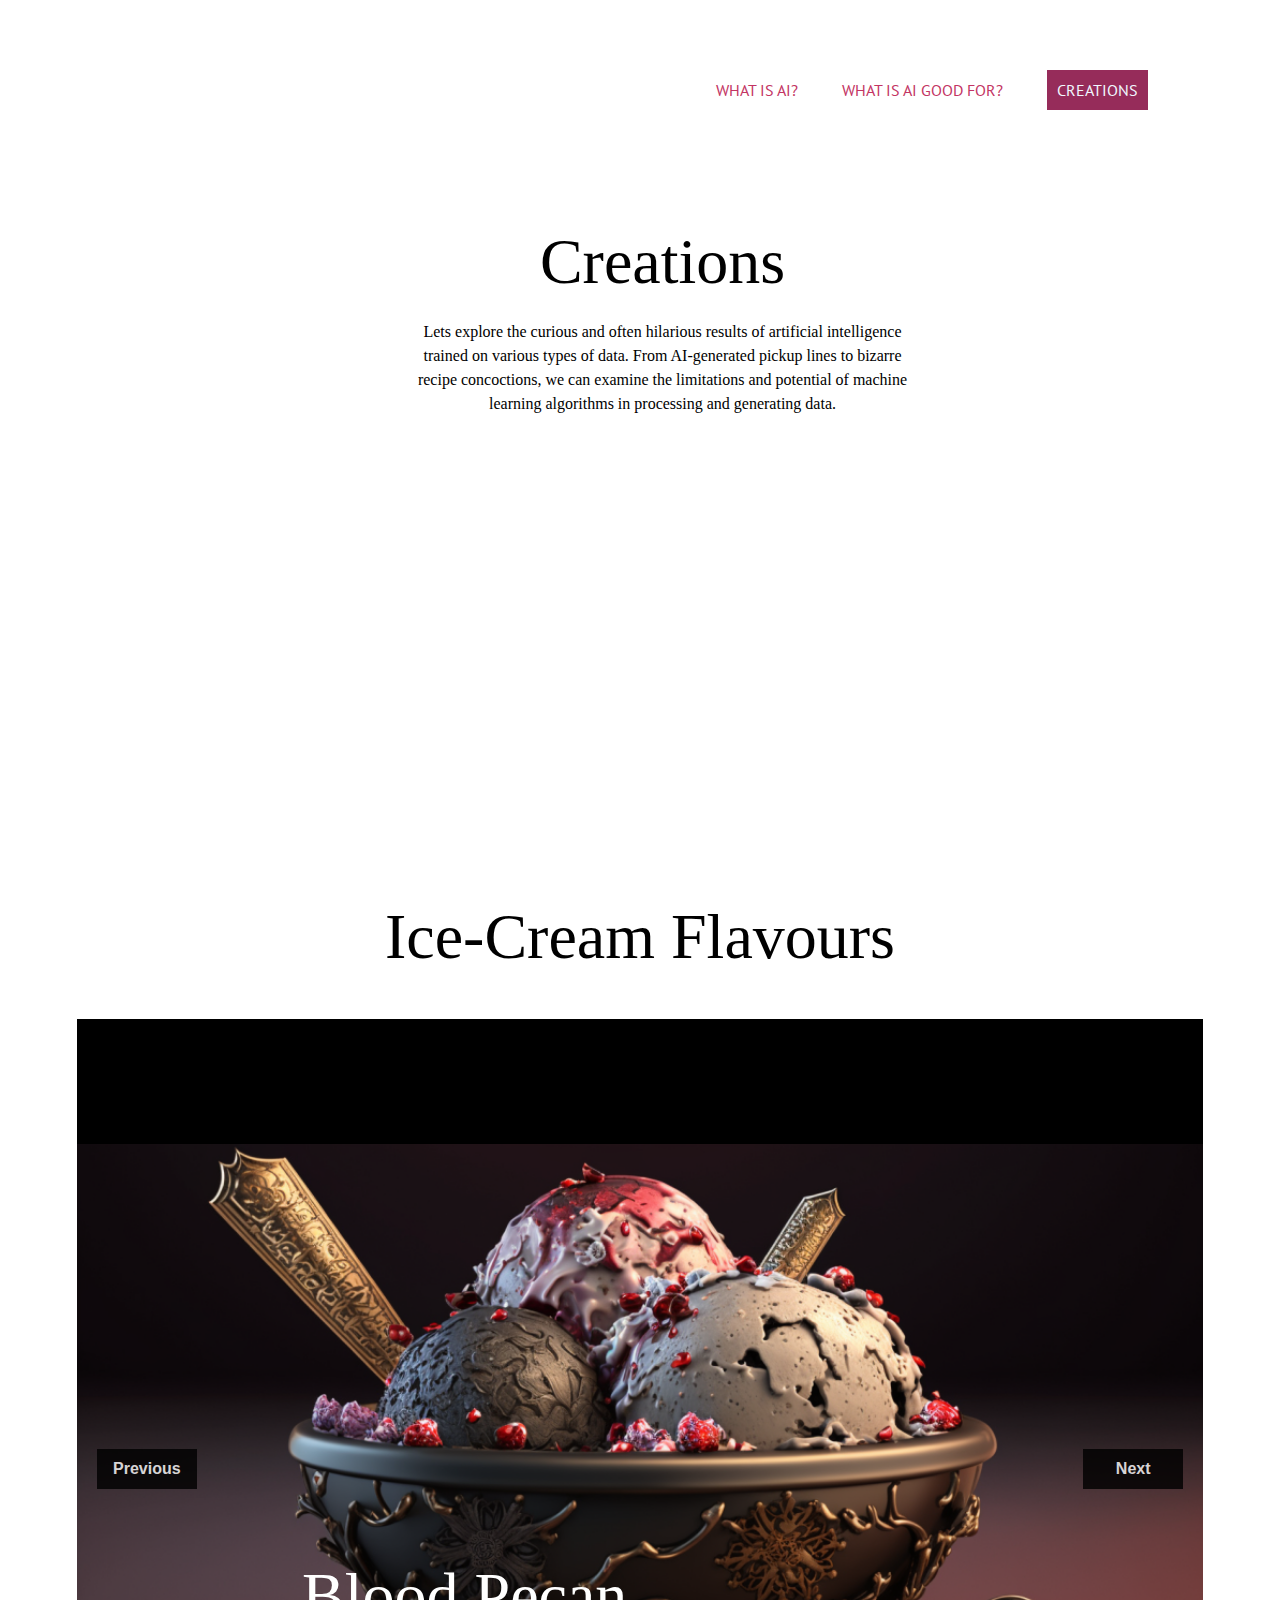
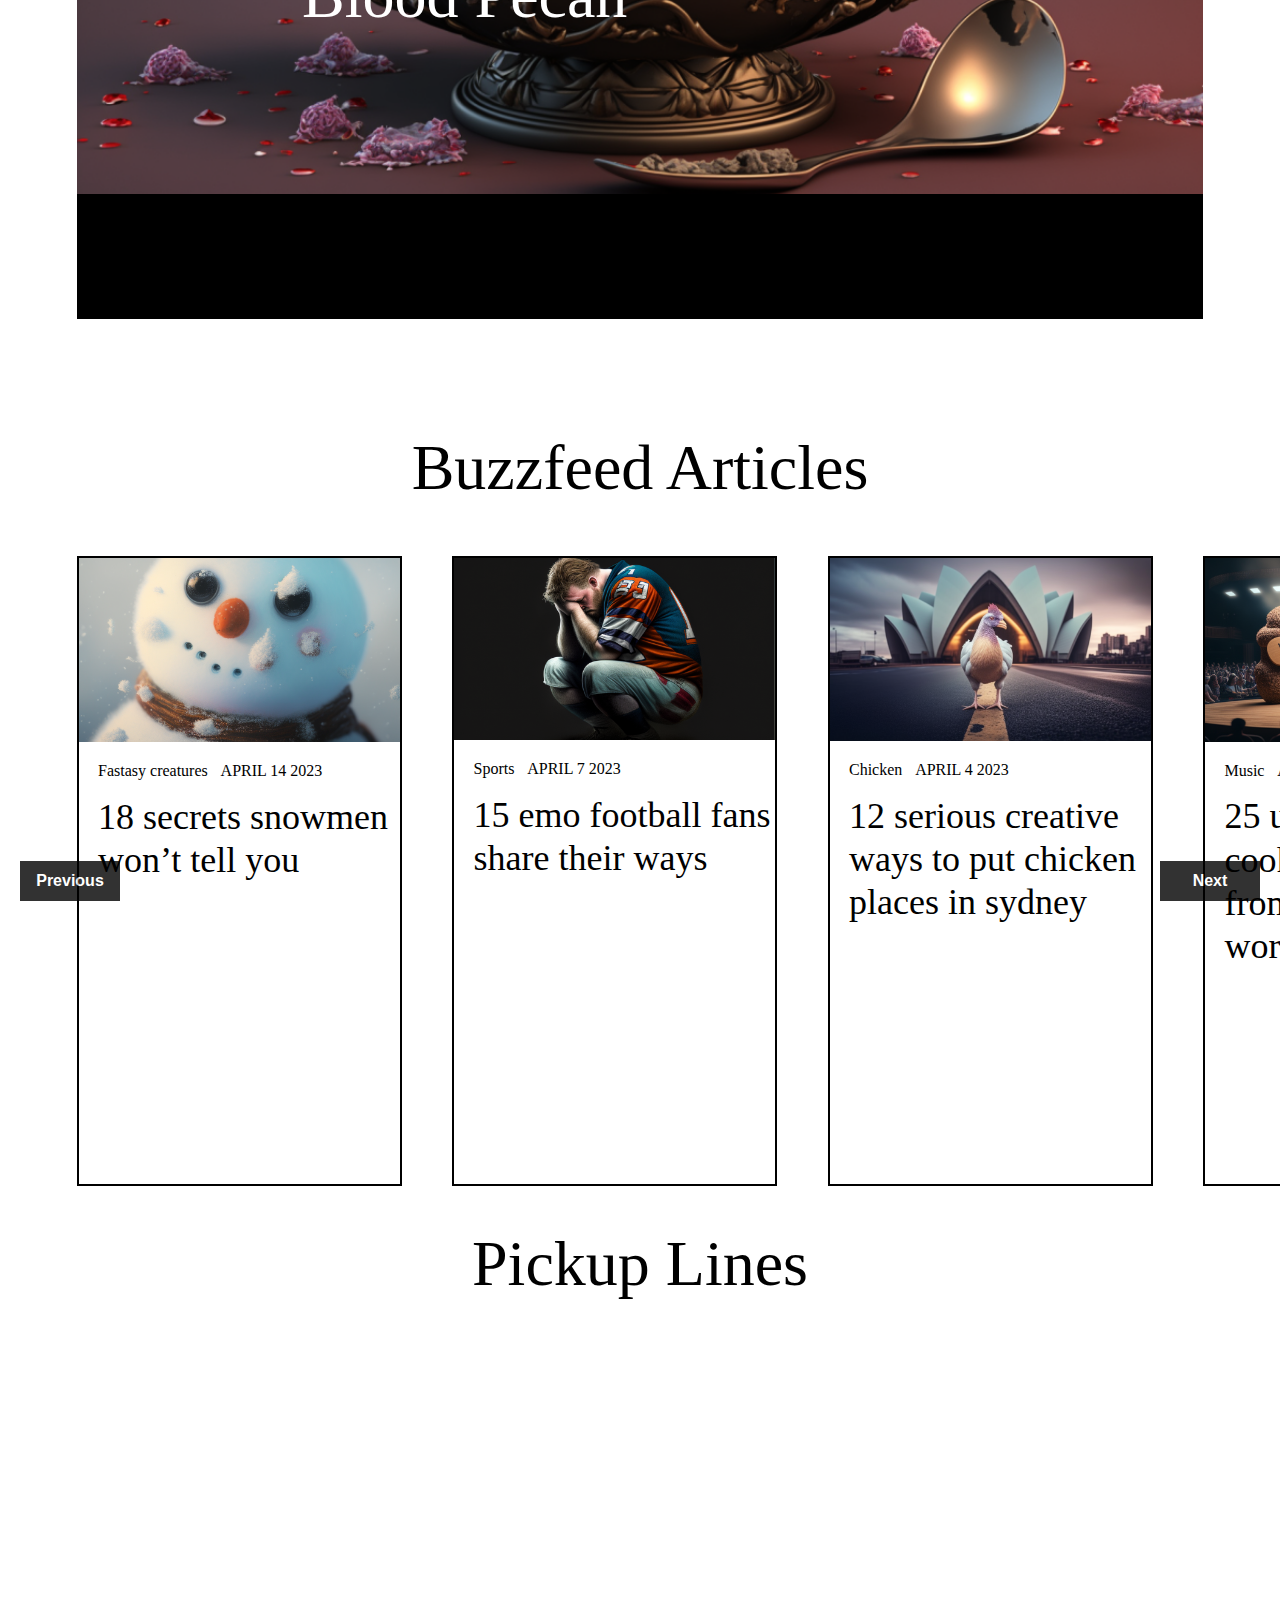
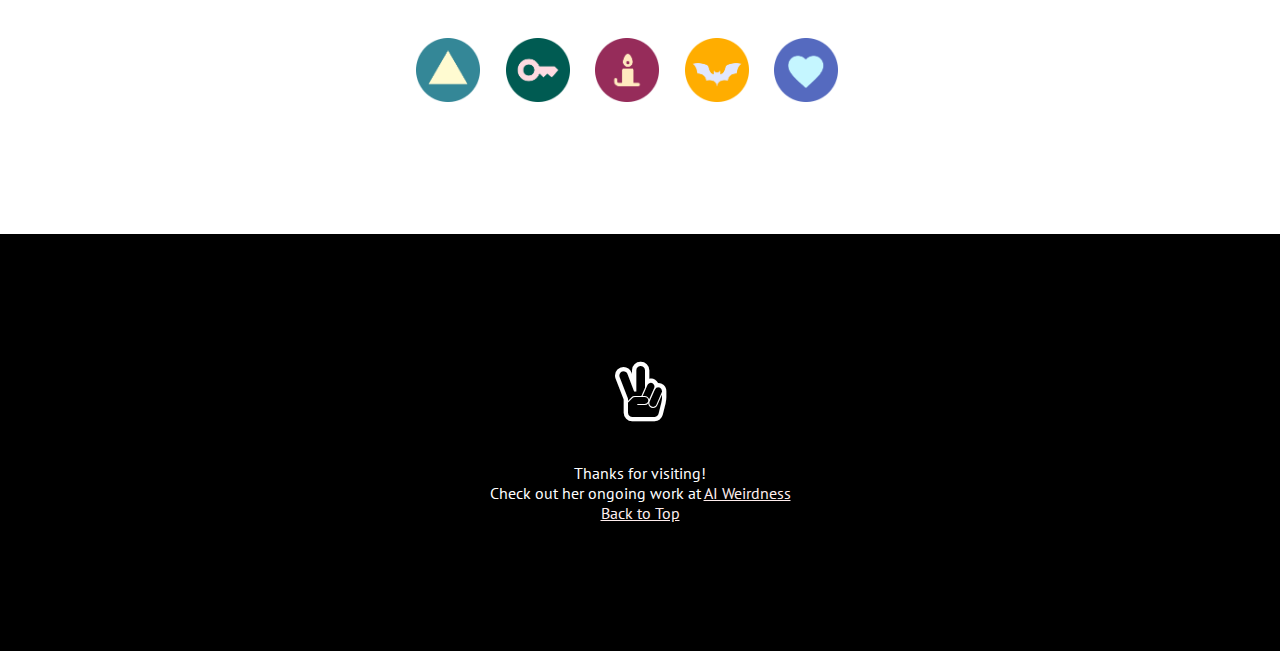
<file: creations.html>
<!DOCTYPE html>
<html lang="en">
<head>
  <meta charset="UTF-8">

  <meta name="viewport" content="width=device-width, initial-scale=1.0">

  <!-- connects to the stylesheets -->
  <link rel="stylesheet" href="css/reset.css">
  <link rel="stylesheet" href="css/style.css">
  <link rel="stylesheet" href="css/transitions.css">

  <!-- connect to a local font -->
  <link href="fonts/Verona-Regular Regular.otf" rel="stylesheet">
  <link href="fonts/SpaceGrotesk-Bold.ttf" rel="stylesheet">
  <link href="fonts/SpaceGrotesk-Light.ttf" rel="stylesheet">
  <link href="fonts/SpaceGrotesk-Medium.ttf" rel="stylesheet">
  <link href="fonts/SpaceGrotesk-Regular.ttf" rel="stylesheet">
  <link href="fonts/SpaceGrotesk-SemiBold.ttf" rel="stylesheet">


  
  <link rel="preconnect" href="https://fonts.googleapis.com">
  <link rel="preconnect" href="https://fonts.gstatic.com" crossorigin>
  <link href="https://fonts.googleapis.com/css2?family=PT+Sans&display=swap" rel="stylesheet">
  <!-- connect to a Font Aweseom font -->
  <link rel="stylesheet" href="https://cdnjs.cloudflare.com/ajax/libs/font-awesome/4.7.0/css/font-awesome.min.css">
  <!-- connect to a favicon -->
  <link rel="icon" type="image/x-icon" href="images/favicon1.png">


  <title>You Look Like A Thing And I Love You</title>
</head>

<body>
  <!-- <div class="transition transition-1 is-active"></div> -->
  <a class="skip" href="#main">Skip to Main Content</a>

  <header>
    <nav>
        <ul>
          <li><a class = "transit" href="index.html">What is AI?</a></li>
          <li><a class="transit" href="whatisAI.html">What is AI good for?</a></li>
          <li><a class="transit current" href="creations.html">Creations</a></li>
          
        </ul>
    </nav>
  </header>

  <main id="main">

  <!-- Section 1-->

  <div class="creations-section-1">

    <div class="flex-container">
      <h1>Creations</h1>
      <p class="title-subheading">Lets explore the curious and often hilarious results of artificial intelligence trained on various types of data. From AI-generated pickup lines to bizarre recipe concoctions, we can examine the limitations and potential of machine learning algorithms in processing and generating data.</p>
    </div>
  </div>

 <!-- Section 2-->

 <div class="creations-section-3">
    <h1 id="flavors">Ice-cream flavours</h1>
 <div class="slider">
    <div class="slider-inner">
      <div class="slide active-slide slide-1">
        <h1>Blood Pecan</h1>
      </div>
      <div class="slide slide-2">
        <h1>Death Cheese</h1>
      </div>
      <div class="slide slide-3">
        <h1>Necrostar with Chocolate Person</h1>
      </div>
      <div class="slide slide-4">
        <h1>Swirl of Hell</h1>
      </div>
      <div class="slide slide-5">
        <h1>Person Cream</h1>
      </div>
      <div class="slide slide-6">
        <h1>Silence of Coconut</h1>
      </div>
    </div>
    <button class="prev">Previous</button>
    <button class="next">Next</button>
  </div>
</div>

   <!-- Section 3-->


 <div class="slider-2">
    <h1>Buzzfeed articles</h1>
    <div class="slider-inner-2">
      <div class="slide-articles active-slide">

        <div class="slider-img-div">
            <img src="images/snowman.png" alt="Image of a snowman">
        </div>
        <div class="flex-row">
            <p class="title-medium">Fastasy creatures</p>
            <p class="body-small">APRIL 14 2023</p>
        </div>
        <p class="display-small">18 secrets snowmen won’t tell you</p>


      </div>

      <div class="slide-articles">

        <div>
            <img src="images/football fan.png" alt="Image of a distressed football fan">
        </div>
        <div class="flex-row">
            <p class="title-medium">Sports</p>
            <p class="body-small">APRIL 7 2023</p>
        </div>
        <p class="display-small">15 emo football fans share their ways</p>
 
      </div>

      <div class="slide-articles">

        <div>
            <img src="images/chicken.png" alt="Image of a chicken standing on an empty road in front of the Sydney opera house">
        </div>
        <div class="flex-row">
            <p class="title-medium">Chicken</p>
            <p class="body-small">APRIL 4 2023</p>
        </div>
        <p class="display-small">12 serious creative ways to put chicken places in sydney</p>

      </div>

      <div class="slide-articles">

        <div>
            <img src="images/cookie band.png" alt="Image of a cookie band">
        </div>
        <div class="flex-row">
            <p class="title-medium">Music</p>
            <p class="body-small">APRIL 4 2023</p>
        </div>
        <p class="display-small">25 unfortunate cookie performances from around the world</p>
 
      </div>

      <div class="slide-articles">

        <div>
            <img src="images/food.png" alt="Image of many types of food">
        </div>
        <div class="flex-row">
            <p class="title-medium">Food</p>
            <p class="body-small">APRIL 4 2023</p>
        </div>
        <p class="display-small">21 pictures of food that will make you wince and say “oh i’m i sad?”</p>

      </div>

      <div class="slide-articles">

        <div>
            <img src="images/australia.png" alt="Image of a man and symbols depicting australia">
        </div>
        <div class="flex-row">
            <p class="title-medium">Travel</p>
            <p class="body-small">APRIL 4 2023</p>
        </div>
        <p class="display-small">24 times australia was the absolute worst</p>
  
      </div>

      <div class="slide-articles">

        <div>
            <img src="images/clowns.png" alt="Image of a laughing clown">
        </div>
        <div class="flex-row">
            <p class="title-medium">Food</p>
            <p class="body-small">APRIL 4 2023</p>
        </div>
        <p class="display-small">18 delicious bacon treats to make clowns amazingly happy</p>
  
      </div>

      <div class="slide-articles">

        <div>
            <img src="images/halloween tea.png" alt="Image of a spooky halloween tea">
        </div>
        <div class="flex-row">
            <p class="title-medium">Holidays</p>
            <p class="body-small">APRIL 4 2023</p>
        </div>
        <p class="display-small">29 things to do with tea for Halloween</p>
  
      </div>

      <div class="slide-articles">

        <div>
            <img src="images/pies.png" alt="Image of pie cut into 7 slices">
        </div>
        <div class="flex-row">
            <p class="title-medium">Food</p>
            <p class="body-small">APRIL 4 2023</p>
        </div>
        <p class="display-small">7 pies</p>
  
      </div>

    </div>
    <button class="prev2">Previous</button>
    <button class="next2">Next</button>
  </div>

     <!-- Section 4-->

     <div class="creations-section-4">
        <h1>Pickup Lines</h1>
        <div class="pickup-card-container">
        <div id="div1" class="pickup-card content">
            <h3>You must be a triangle? Cause you’re the only thing here.</h3>
        </div>

        <div id="div2" class="pickup-card content">
            <h3>Hey baby, you’re to be a key? Because I can bear your toot?</h3>
        </div>

        <div id="div3" class="pickup-card content">
            <h3>Are you a candle? Because you’re so hot of the looks with you.</h3>
        </div>

        <div id="div4" class="pickup-card content">
             <h3>You’re so beautiful that you say a bat on me and baby.</h3>
        </div>

        <div id="div5" class="pickup-card content">
            <h3>You look like a thing and I love you.</h3>
        </div>
        </div>
    </div>

        <div class="button-flex">
            <div id="btn1" class="button-icon" data-target="#div1">
                <img src="images/icon-2.png" alt="Triangle icon">
            </div>
            <div id="btn2" class="button-icon" data-target="#div2">
                <img src="images/icon-3.png" alt="Key icon">
            </div>
            <div id="btn3" class="button-icon" data-target="#div3">
                <img src="images/icon-4.png" alt="Candle icon">
            </div>
            <div id="btn4" class="button-icon" data-target="#div4">
                <img src="images/icon-5.png" alt="Bat icon">
            </div>
            <div id="btn5" class="button-icon" data-target="#div5">
                <img src="images/icon-1.png" alt="Heart icon">
            </div>
        </div>

     

</main>

<footer>
  <i class="fa fa-hand-peace-o" id="peace-out" style="font-size:60px;color:white;"></i>
  <p class="thanks">
    Thanks for visiting!
  </p>
  <p>Check out her ongoing work at <span><a href="https://www.aiweirdness.com/">AI Weirdness</a></span></p>
  <a href="#main">Back to Top</a>
</footer>
<script src="transition.js"></script>
<script src="https://code.jquery.com/jquery-3.6.0.min.js"></script>

</body>
</html>
</file>
<file: css/style.css>
/*desktop view */
a.skip {
  background: white;
  padding: 6px;
  transition: left 1s ease-out;
  z-index: 1;
  position: absolute;
  left: 0px;
  top: -40px;
}

a.skip:focus {
  border-width: 10px;
  border-style: solid;
  border-color: yellow;
  top: 20px;
  justify-items: left;
}

/*navigation*/
nav a.current {
  background-color: #962C5A;
  padding: 10px;
  color: aliceblue;
}

nav a {
  text-decoration: none;
  text-transform: uppercase;
  display: block;
  color: #c33463;
}

header {
  padding-top: 30px;
  padding-bottom: 30px;
  padding-right: 10%;
}

nav {
  padding: 0;
}

nav ul {
  display: flex;
  flex-flow: row wrap;
  justify-content: flex-end;
  align-items: center;
  align-self: flex-end;
}

nav ul li {
  margin: 20px;
  padding: 20px;
  font-size: 1rem;
  margin-right: -16px;
}

/*other elements*/
body {
  font-family: "PT Sans", sans-serif;
  background-color: white;
  text-align: center;
}

div {
  margin-bottom: 10px;
}

/*section 1*/
h1 {
  font-size: 4rem;
  color: black;
  text-transform: capitalize;
  margin-bottom: 4%;
  font-family: "Verona-Regular Regular";
  text-align: left;
}

p.title-subheading {
  font-size: 1rem;
  font-family: "Space Grotesk";
  text-align: left;
  line-height: 1.5;
}

.flex-container {
  width: 50%;
  padding-top: 4%;
  padding-left: 4%;
}

.img-div {
  width: 40%;
  padding-bottom: 4%;
}

.section-1 {
  display: flex;
  flex-direction: row;
  height: 80vh;
  padding-left: 6%;
  padding-right: 6%;
}

/*section 2*/
.section-2 {
  display: flex;
  align-items: center;
  background-color: black;
  height: 100vh;
  padding-left: 6%;
  padding-right: 6%;
}

.section-2 p {
  color: white;
}

.section-2 h1 {
  color: #DAFDB9;
}

.body-medium {
  font-size: 1rem;
  font-family: "Space Grotesk";
  text-align: left;
  line-height: 1.5;
}

.flex-container-small {
  display: flex;
  flex-direction: column;
  width: 40%;
  padding: 4%;
}

.flex-container-large {
  display: flex;
  flex-direction: row;
  align-items: center;
  justify-content: center;
}

/*section 3*/
.title-large {
  font-size: 1.75rem;
  font-family: "Space Grotesk";
  text-align: left;
  text-transform: uppercase;
  margin-bottom: 4%;
}

.section-3 {
  color: white;
}

.split-section {
  display: flex;
  flex-direction: row;
  height: 100vh;
}

.section-3 h1 {
  color: white;
}

.flex-container-column {
  display: flex;
  flex-direction: column;
  width: 70%;
}

.text-section {
  background-color: #962C5A;
  width: 50%;
  display: flex;
  align-items: center;
  justify-content: center;
}

.image-section {
  background-color: #DAFDB9;
  display: flex;
  align-items: center;
  justify-content: center;
  width: 50%;
}

/*split view*/
/*section 4*/
.section-4 .text-section {
  background-color: #005B52;
  width: 50%;
  display: flex;
  align-items: center;
  justify-content: center;
}

.section-4 .image-section {
  background-color: #FFDAE1;
  display: flex;
  align-items: center;
  justify-content: center;
  width: 50%;
}

.section-4, .section-4 h1 {
  color: white;
}

/*section 5*/
.section-5 .text-section {
  background-color: #99D4DF;
  width: 50%;
  display: flex;
  align-items: center;
  justify-content: center;
}

.section-5 .image-section {
  background-color: #556ABF;
  display: flex;
  align-items: center;
  justify-content: center;
  width: 50%;
}

.section-5, .section-5 h1 {
  color: black;
}

/*section 6*/
.section-6 .text-section {
  background-color: #9BABE9;
  width: 50%;
  display: flex;
  align-items: center;
  justify-content: center;
}

.section-6 .image-section {
  background-color: #348797;
  display: flex;
  align-items: center;
  justify-content: center;
  width: 50%;
}

.section-6, .section-6 h1 {
  color: black;
}

/* section 7*/
.section-7 {
  height: 300vh;
  background-color: black;
  display: flex;
  flex-direction: column;
}

.section-7 h1 {
  color: #FFEABF;
  width: 50%;
  text-align: center;
  align-self: center;
  margin-top: 6%;
  margin-bottom: 6%;
}

.three-column-grid {
  display: grid;
  grid-template-columns: 1fr 1fr 1fr;
  z-index: 3;
}

.card {
  display: flex;
  flex-direction: column;
  justify-content: space-between;
  height: 100vh;
  padding: 6%;
  text-align: left;
}

#card-1 {
  background-color: #E1E7FF;
}

#card-2 {
  background-color: #FFDAE1;
}

#card-3 {
  background-color: #EFFFDF;
}

#card-4 {
  background-color: #C5F6FF;
}

#card-5 {
  background-color: #FFFBD1;
}

#card-6 {
  background-color: #FFEABF;
}

#card-7 {
  background-color: #EFFFDF;
}

.centered {
  grid-column-start: 2;
  grid-column-end: 3;
}

#card-circle-1 {
  background-color: #348797;
}

#card-circle-2, #card-circle-2-sect15 {
  background-color: #005B52;
}

#card-circle-3, #card-circle-3-sect15 {
  background-color: #962C5A;
}

#card-circle-4, #card-circle-1-sect15, #card-circle-4-sect15 {
  background-color: #FFAD00;
}

#card-circle-5, #card-circle-5-sect15 {
  background-color: #556ABF;
}

#card-circle-6 {
  background-color: #348797;
}

#card-circle-7 {
  background-color: #FFAD00;
}

.circle {
  border-radius: 50%;
  width: 100px;
  height: 100px;
  background-color: yellow;
  display: flex;
  justify-content: center;
  align-content: center;
  margin-right: 4%;
}

div.circle p {
  align-self: center;
  font-family: "Verona-Regular Regular";
  font-size: 4rem;
  color: #FFDAE1;
}

div.circle p.no-4, div.circle p.no-7 {
  color: #000;
}

.headline-large {
  font-size: 2rem;
  line-height: 40px;
  font-family: "Verona-Regular Regular";
  margin-bottom: 4%;
}

/* section 8*/
.section-8 {
  background-color: #348797;
  display: flex;
  flex-direction: column;
  align-items: center;
  padding: 6%;
}

h3 {
  font-size: 1.5rem;
  line-height: 32px;
  align-self: center;
  font-family: "Verona-Regular Regular";
  margin-bottom: 6%;
}

.display-small {
  font-size: 2.25rem;
  font-family: "Space Grotesk";
  text-align: center;
  line-height: 1.5;
}

.parent-div {
  position: relative;
  margin-bottom: 50%;
  height: 300vh;
}

/* section 9*/
.section-9 {
  height: 140vh;
  background-color: #556ABF;
  padding: 6%;
}

.twitter-grid {
  display: grid;
  grid-template-columns: 1fr 1fr;
  gap: 6%;
}

.twitter-card {
  display: flex;
  flex-direction: column;
  justify-content: space-between;
  background-color: #E5FBFF;
  border-radius: 40px;
  height: 34vh;
  padding-top: 6%;
  padding-bottom: 4%;
  padding-left: 4%;
  padding-right: 4%;
}

.label-small, .body-small {
  font-size: 0.75rem;
  line-height: 1rem;
  font-family: "Space Grotesk";
  text-align: left;
}

#section-9-flex-child {
  width: 40vw;
}

#section-9-h1 {
  color: #E6DD82;
}

#section-9-text {
  color: white;
}

.grid-row {
  display: grid;
  grid-template-columns: 1fr 5fr 1fr;
}

.icons-div {
  text-align: left;
  padding-left: 50px;
}

/* section 10*/
.section-10 {
  height: 60vh;
  background-color: #E35994;
  padding: 6%;
  display: flex;
  flex-direction: column;
  align-items: center;
}

/* section 11*/
.text-section-flex {
  display: grid;
  grid-template-columns: 1fr 5fr;
  gap: 8%;
}

.section-11 .image-section {
  background-color: black;
}

.section-11 .text-section {
  background-color: #FFFBD1;
  padding: 6%;
}

.section-11 .flex-container-column, .section-12 .flex-container-column, .section-13 .flex-container-column {
  display: flex;
  flex-direction: column;
  width: 100%;
}

/* section 12*/
.section-12 .image-section {
  background-color: black;
}

.section-12 .text-section {
  background-color: #FFDAE1;
  padding: 6%;
}

/* section 13*/
.section-13 .image-section {
  display: grid;
  grid-template-columns: 1fr 1fr;
}

.section-13 .text-section {
  background-color: #FFFCDD;
  padding: 6%;
}

.fails {
  display: flex;
  justify-content: center;
  align-content: center;
  height: 100%;
}

@keyframes color-change {
  0% {
    background-color: #FF0000;
  }
  25% {
    background-color: #00FF00;
  }
  50% {
    background-color: #0000FF;
  }
  75% {
    background-color: #FFFF00;
  }
  100% {
    background-color: #FF0000;
  }
}
#fail-1 {
  background-color: #962C5A;
}

#fail-2 {
  background-color: #005B52;
}

#fail-3 {
  background-color: #FFAD00;
}

#fail-4 {
  background-color: #556ABF;
}

#fail-1 p, #fail-2 p, #fail-4 p {
  align-self: center;
}

#fail-3 p {
  align-self: center;
  color: #000;
}

.title-medium {
  margin-bottom: 4%;
  font-family: "Verona-Regular Regular";
  font-size: 1rem;
  line-height: 1.5rem;
  color: #FFFCDD;
}

/* section 14*/
.heart {
  display: flex;
  justify-content: center;
  height: 70vh;
  background-position: center;
  background-size: contain;
  background-repeat: no-repeat;
}

#heart-1 {
  background-image: url("../images/Heart1.png");
}

#heart-2 {
  background-image: url("../images/Heart2.png");
}

#heart-2 p, #heart-3 p {
  color: white;
}

#heart-3 {
  background-image: url("../images/Heart3.png");
}

.heart p {
  align-self: center;
}

.heart .body-small {
  position: relative;
  width: 60%;
  text-align: center;
}

.section-14 {
  height: 100vh;
  display: flex;
  flex-direction: column;
  justify-content: center;
  padding: 6%;
  background-color: black;
}

.section-14 .display-small {
  color: white;
}

.section-14 .grid-container-large {
  display: grid;
  grid-template-columns: 1fr 1fr 1fr;
  gap: 4%;
}

/* section 15*/
.section-15 {
  height: 100vh;
}

.section-15 .text-section {
  background-color: #FFF3F5;
}

.section-15 .image-section {
  background-color: #348797;
  padding: 6%;
}

.image-section .title-large {
  text-transform: capitalize;
  color: white;
  font-size: 1.5rem;
  align-self: center;
}

.list-section {
  display: flex;
  flex-direction: column;
}

.item-row {
  display: flex;
  margin-bottom: 4%;
}

#card-circle-4-sect15 p, #card-circle-1-sect15 p {
  color: #000;
}

/*footer*/
footer {
  background-color: black;
  color: white;
  width: 100vw;
  margin-top: 10%;
  padding: 10%;
  text-align: center;
}

footer p {
  color: white;
}

footer a {
  color: rgb(255, 238, 238);
}

a {
  color: #c33463;
}

#peace-out {
  margin-bottom: 4%;
}

/*creations*/
.creations-section-1 {
  display: flex;
  flex-direction: column;
  height: 80vh;
  padding-left: 6%;
  padding-right: 6%;
}

.creations-section-1 .flex-container {
  align-self: center;
}

.creations-section-1 h1, .creations-section-1 p {
  text-align: center;
}

/*Section 2*/
.creations-section-2 {
  height: 80vh;
  padding-left: 6%;
  padding-right: 6%;
  position: relative;
}

.slider {
  position: relative;
  width: 100%;
  height: 100vh;
  overflow: hidden;
}

.slider-inner {
  position: absolute;
  top: 0;
  left: 0;
  width: 600%;
  height: 100%;
  display: flex;
  transition: transform 0.6s ease-in-out;
}

.slide {
  position: relative;
  flex: 1;
  width: 100%;
  background-color: black;
  background-position: center;
  background-size: contain;
  background-repeat: no-repeat;
}

.slide h1 {
  position: relative;
  top: 60%;
  left: 20%;
  color: white;
}

.active-slide {
  z-index: 1;
}

.prev,
.next {
  position: absolute;
  top: 50%;
  transform: translateY(-50%);
  width: 100px;
  height: 40px;
  font-size: 16px;
  font-weight: bold;
  border: none;
  background-color: #000;
  color: #fff;
  opacity: 0.8;
  z-index: 3;
}

.prev {
  left: 20px;
}

.next {
  right: 20px;
}

.slide-1 {
  background-image: url("../images/Death Pecan.png");
}

.slide-2 {
  background-image: url("../images/Death Cheese.png");
}

.slide-3 {
  background-image: url("../images/Galaxy.png");
}

.slide-4 {
  background-image: url("../images/Swirl of Hell.png");
}

.slide-5 {
  background-image: url("../images/Person Cream.png");
  background-color: #e0bdb6;
}

.slide-6 {
  background-image: url("../images/Silence of coconut.png");
  background-color: #a3ad77;
}

/*Section 3*/
.slider-2 {
  position: relative;
  width: 100%;
  height: 100vh;
  overflow: hidden;
  top: 40vh;
  margin-top: 4%;
}

.slider-inner-2 {
  width: 270%;
  height: 100%;
  padding-left: 6%;
  display: flex;
  transition: transform 0.6s ease-in-out;
}

.slide-articles {
  position: relative;
  flex: 1;
  height: 70%;
  display: flex;
  flex-direction: column;
  width: 30%;
  margin-right: 1.5%;
  border-style: solid;
  border-width: 2px;
  border-color: #000;
}

.creations-section-3 {
  height: 80vh;
  padding-left: 6%;
  padding-right: 6%;
  position: relative;
}

.prev2,
.next2 {
  position: absolute;
  top: 50%;
  transform: translateY(-50%);
  width: 100px;
  height: 40px;
  font-size: 16px;
  font-weight: bold;
  border: none;
  background-color: #000;
  color: #fff;
  opacity: 0.8;
  z-index: 3;
}

.prev2 {
  left: 20px;
}

.next2 {
  right: 20px;
}

.slider-2 .display-small {
  text-align: left;
  line-height: 1.2;
  margin-left: 6%;
}

.flex-row {
  display: flex;
  align-items: center;
  gap: 4%;
  margin-top: 4%;
  margin-bottom: 4%;
}

.flex-row .title-medium {
  color: #000;
  align-self: center;
  margin-left: 6%;
  margin-bottom: 0;
}

.flex-row .body-small {
  font-size: 100%;
}

/*Section 4*/
.creations-section-4 {
  height: 40vh;
  padding-left: 6%;
  padding-right: 6%;
  position: relative;
  margin-top: 20%;
}

.pickup-card-container {
  /*position: relative;*/
  width: 100%;
  overflow: hidden;
  top: 30vh;
  display: flex;
  justify-content: center;
  align-items: center;
}

.pickup-card {
  position: absolute;
  align-self: center;
  top: 30vh;
  left: 24vw;
  width: 50%;
  display: flex;
  transition: transform 0.6s ease-in-out;
  background-color: white;
}

.button-flex {
  display: flex;
  flex-direction: row;
  justify-content: center;
  margin-top: 4%;
}

.button-icon {
  width: 5%;
  margin-right: 2%;
}

.content {
  display: none;
}

.active {
  display: block;
  z-index: 3;
}

.creations-section-1 h1, #flavors, .slider-2 h1, .creations-section-4 h1 {
  text-align: center;
}/*# sourceMappingURL=style.css.map */
</file>
<file: css/transitions.css>
.transition-1{
    position: fixed;
    top: 0;
    left: 0;
    right: 0;
    bottom: 0;
    z-index:101;
    background-color: #330044;
    opacity:0;
    pointer-events: none;
    transition: 0.5s ease-out;
}

.transition-1.is-active{
    opacity: 1;
    pointer-events: all;
}
</file>
